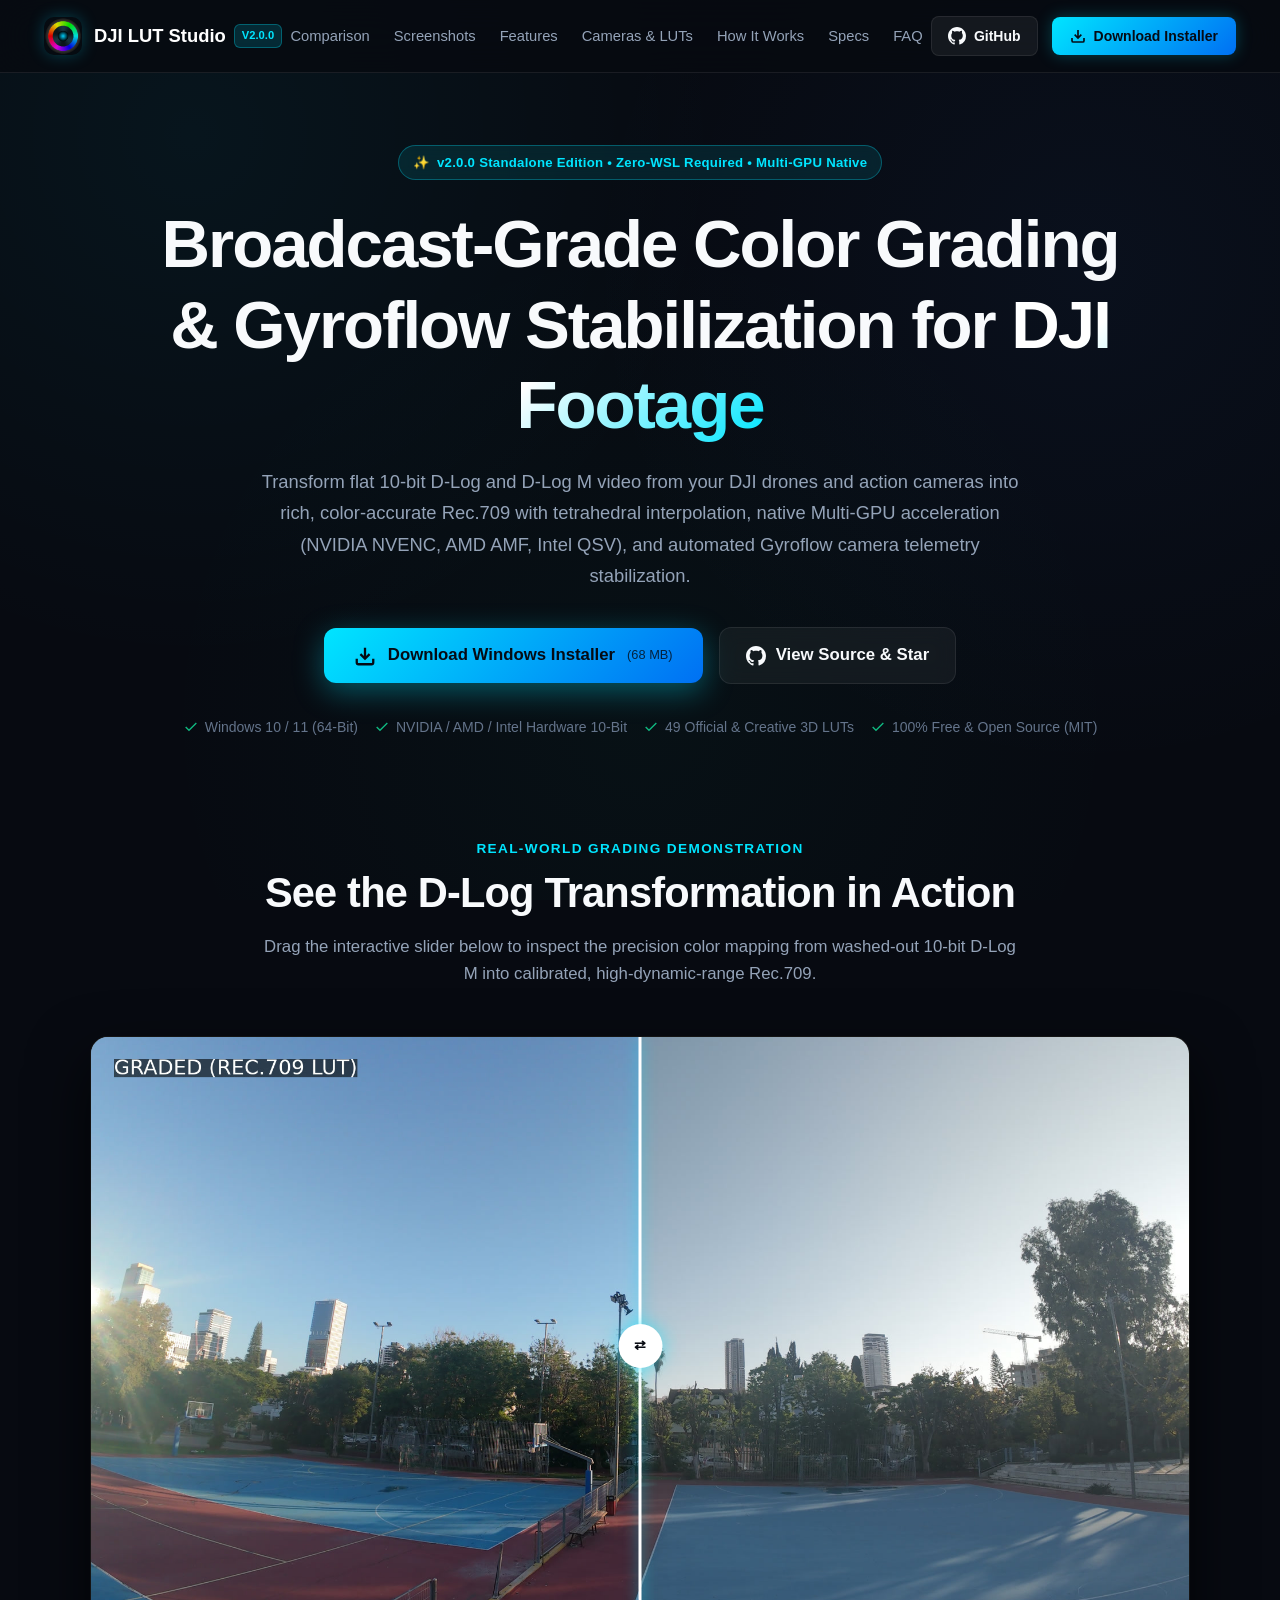
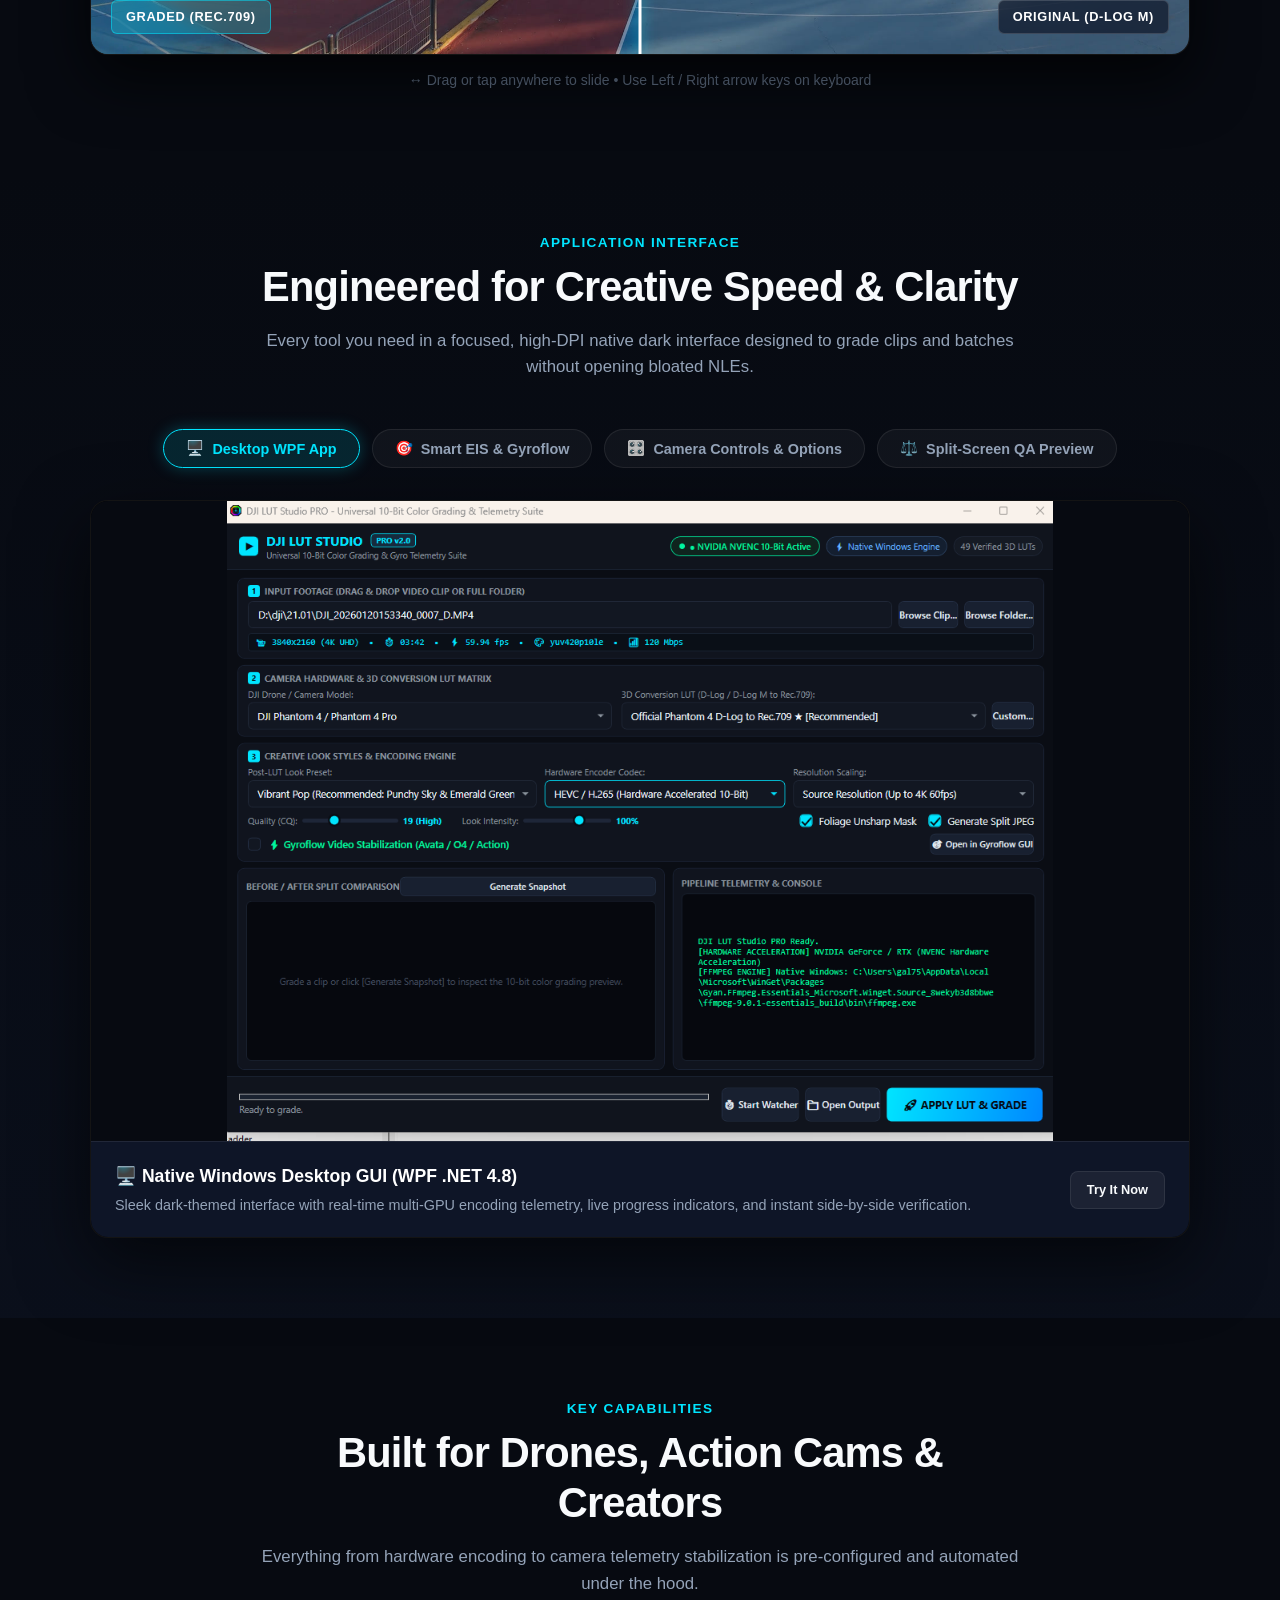
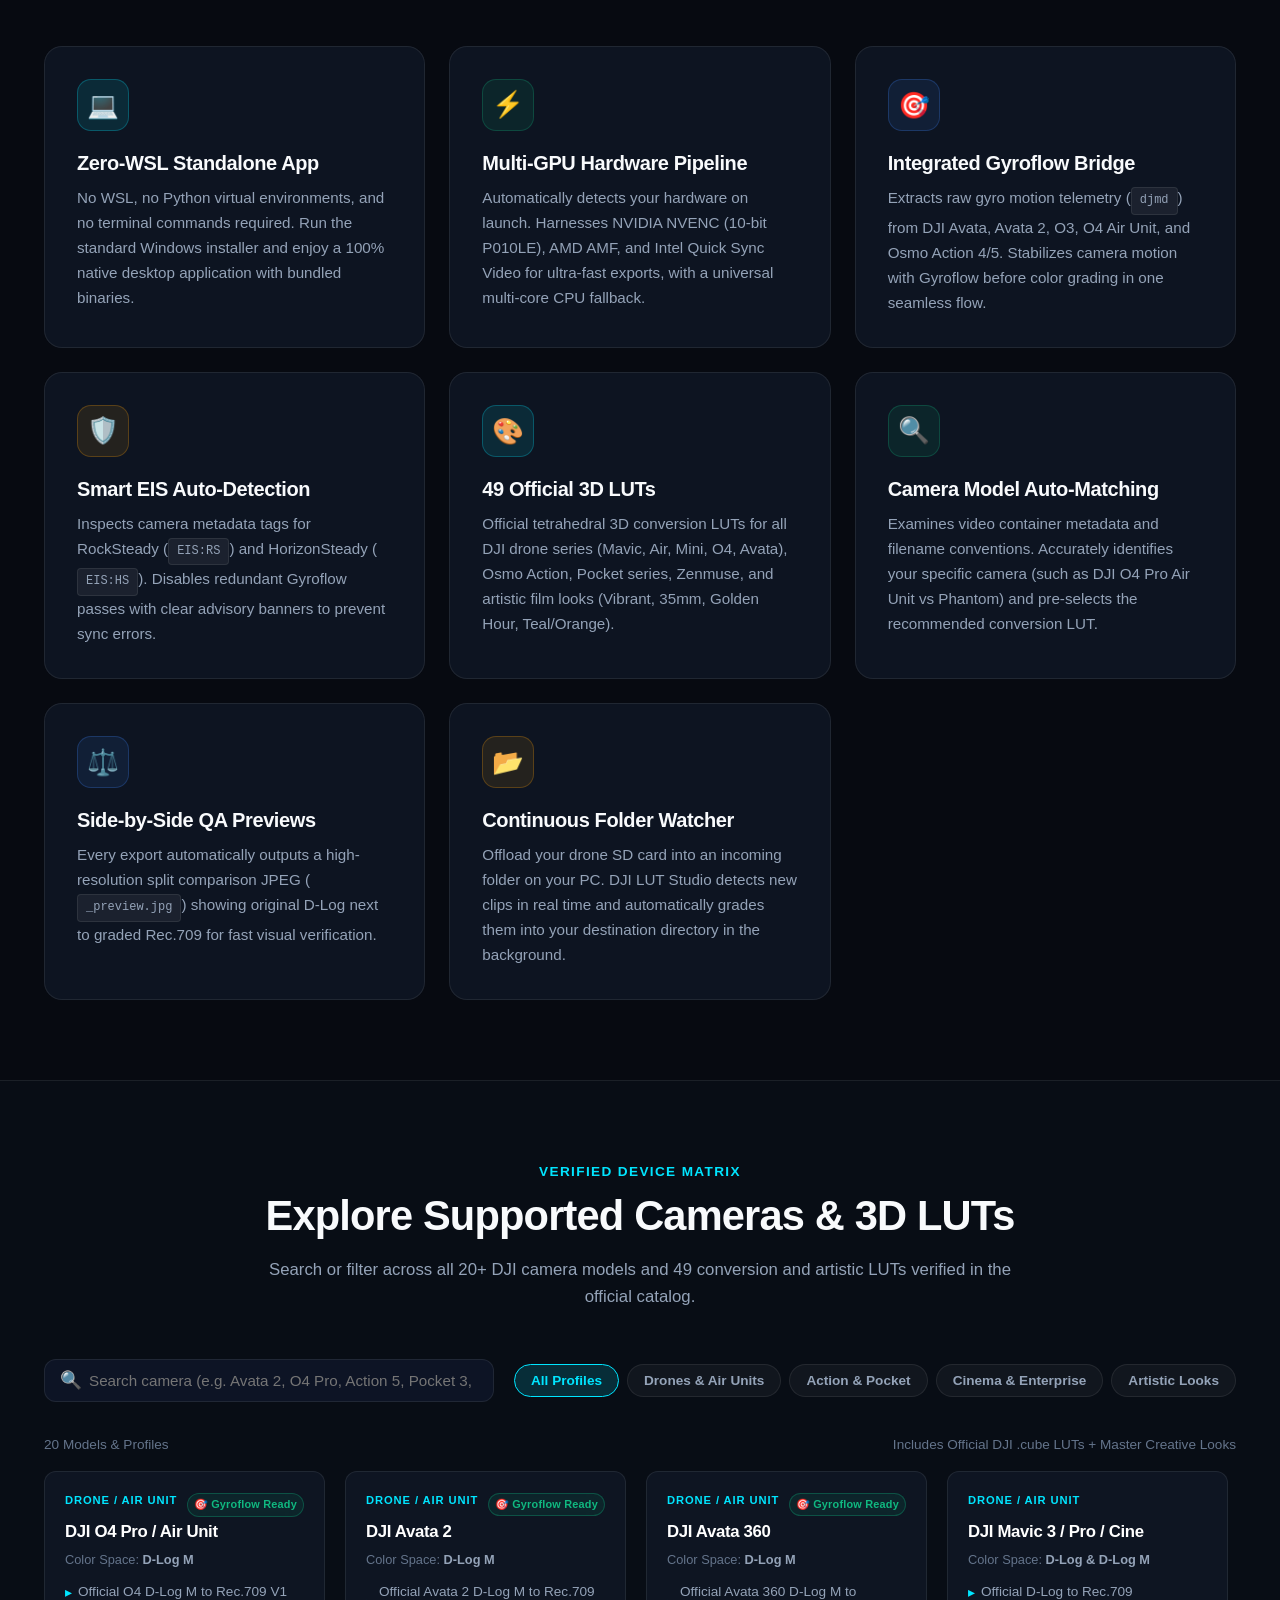
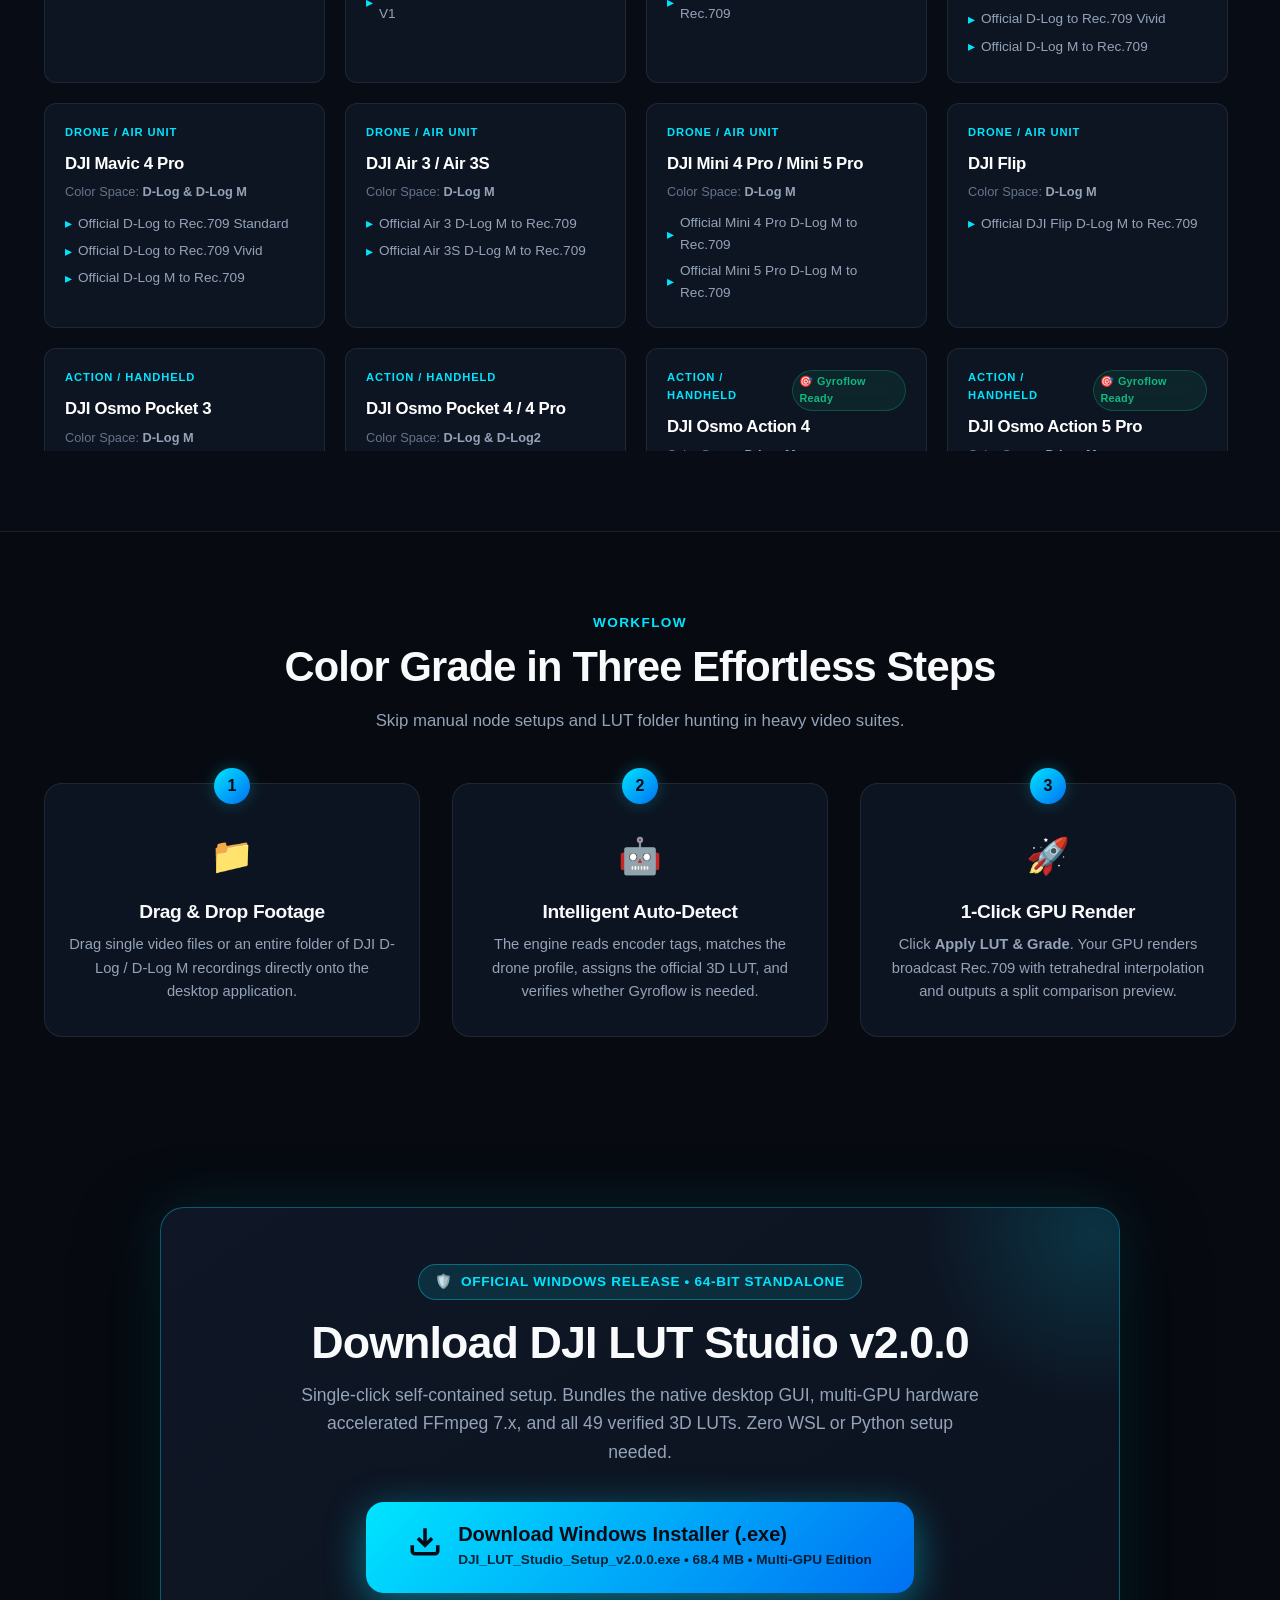
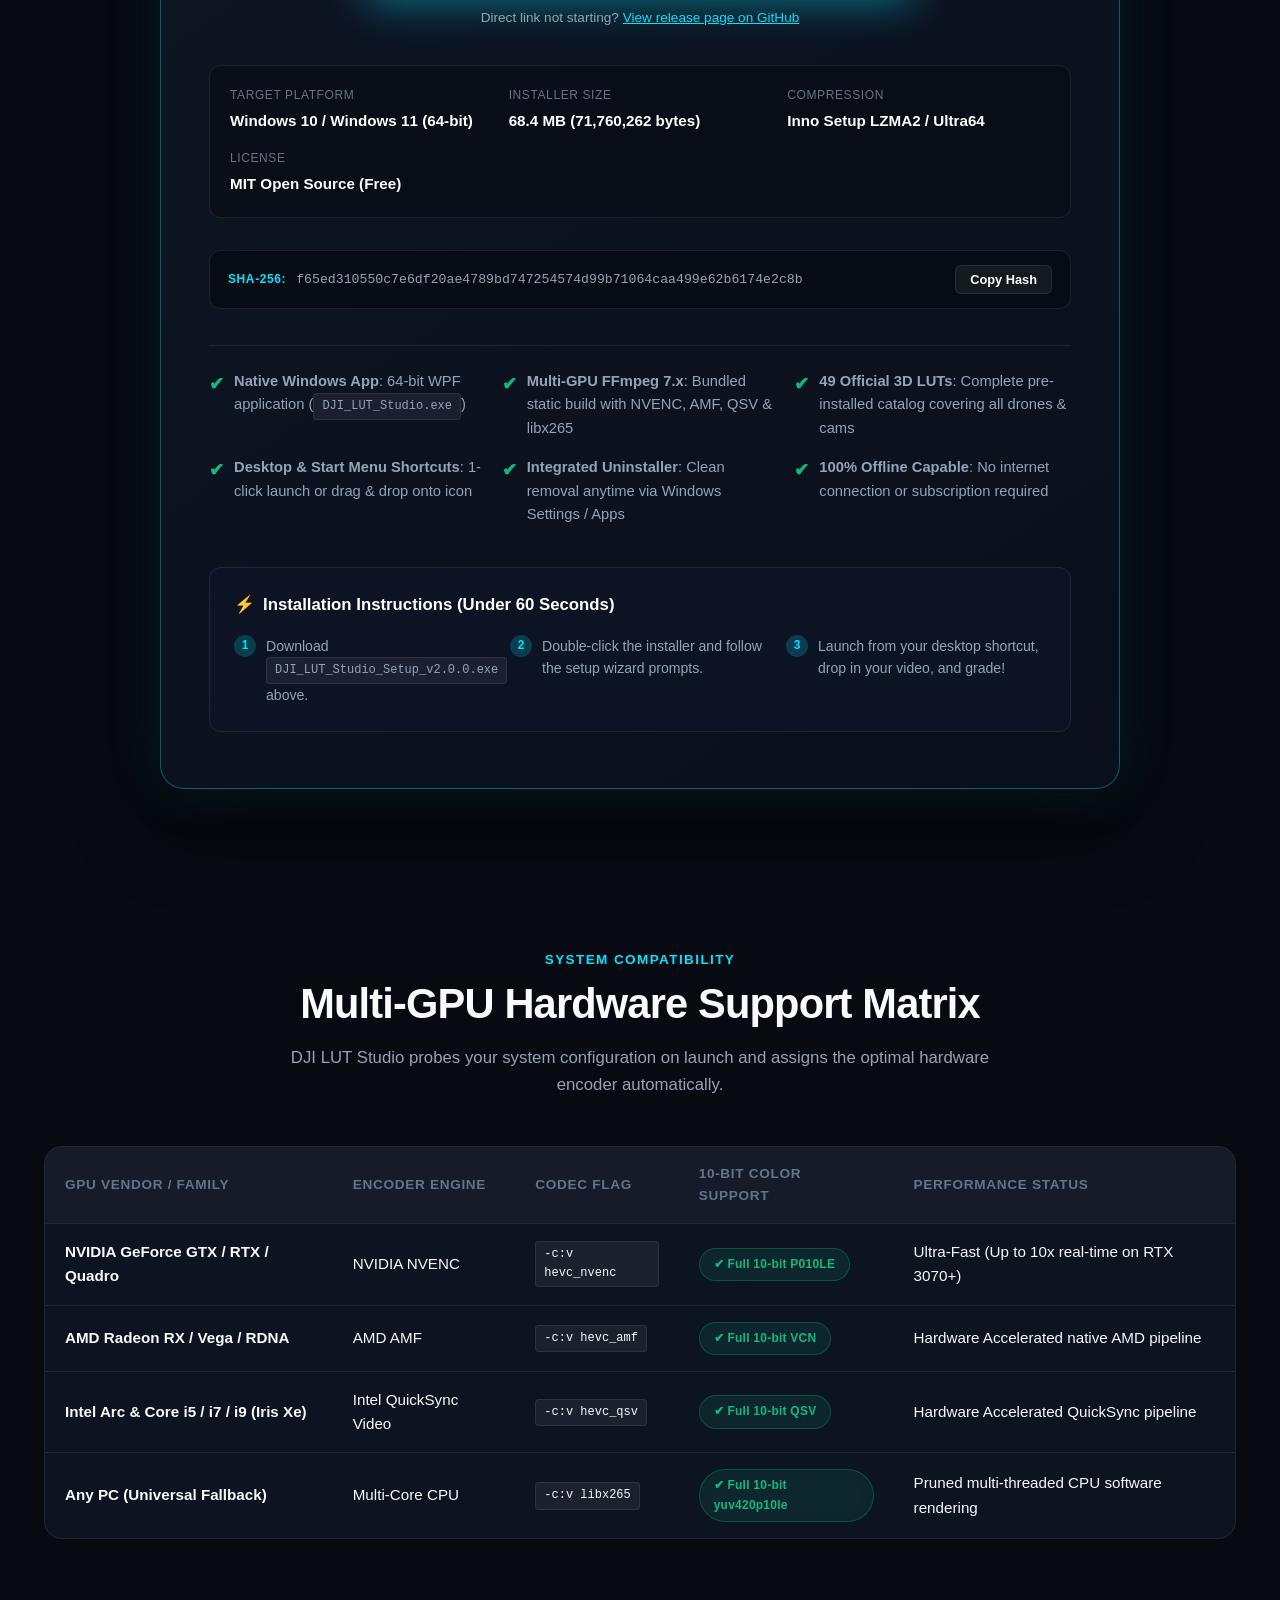
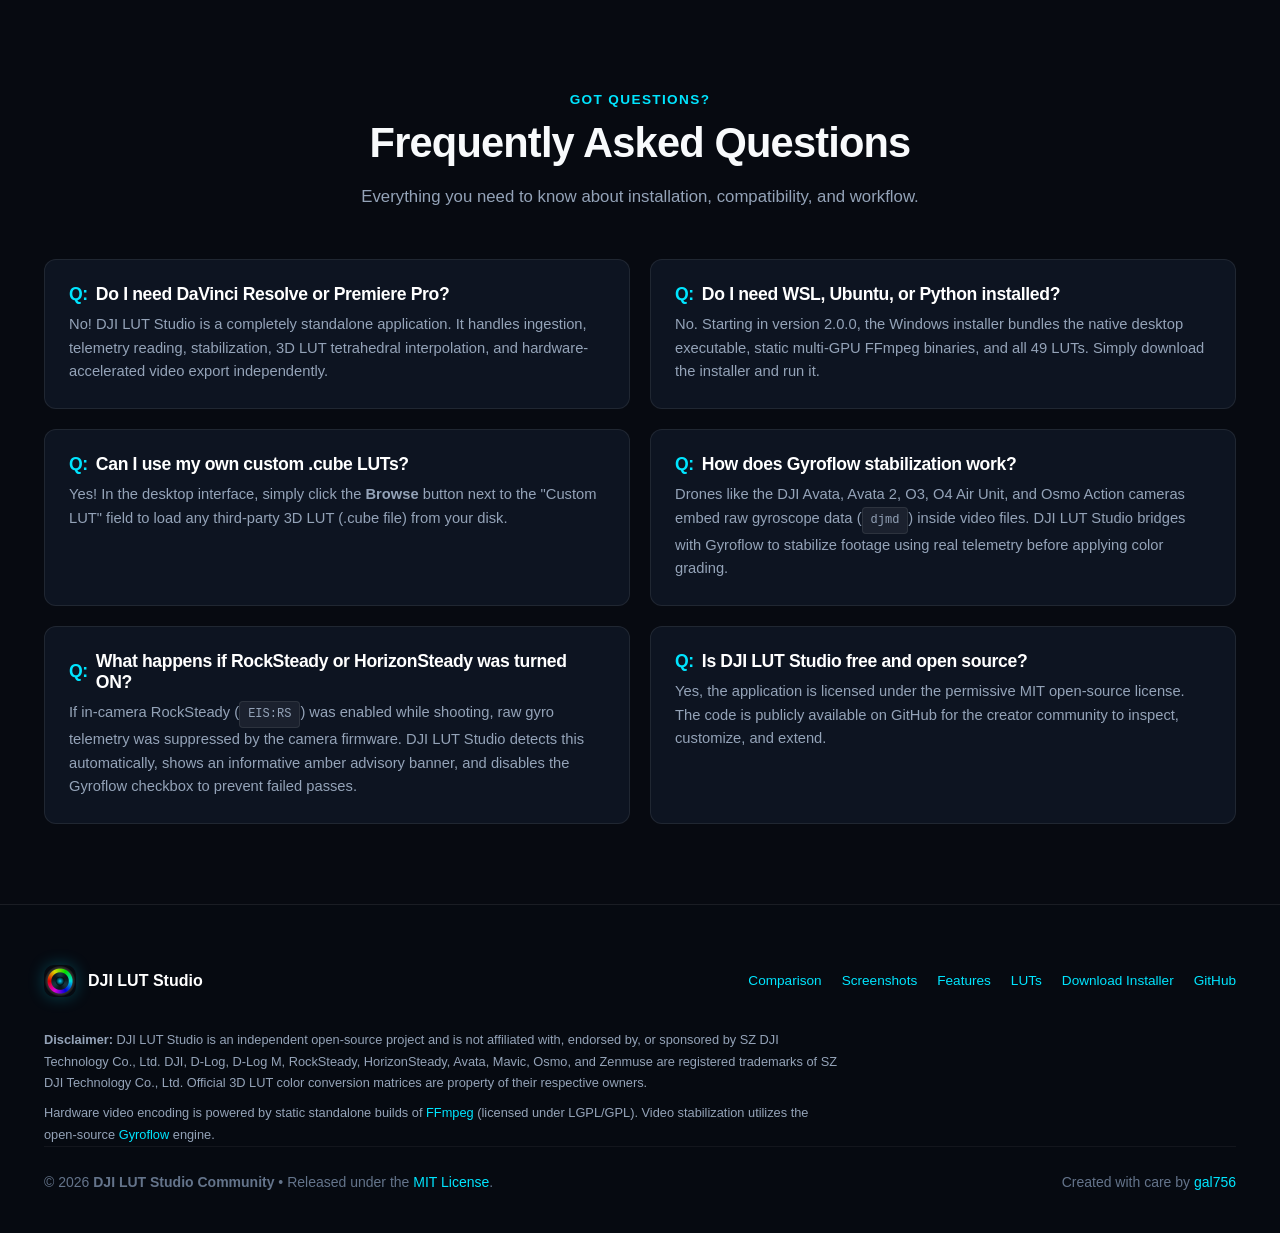
<file: index.html>
<!DOCTYPE html>
<html lang="en">
<head>
  <meta charset="UTF-8">
  <meta http-equiv="refresh" content="0; url=docs/index.html">
  <title>DJI LUT Studio — Multi-GPU Video Color Grading Suite</title>
  <script>window.location.replace("docs/index.html");</script>
</head>
<body style="background:#070a11; color:#f8fafc; font-family:sans-serif; text-align:center; padding-top:15vh;">
  <p>Redirecting to <a href="docs/index.html" style="color:#00e5ff;">DJI LUT Studio Official Showcase</a>...</p>
</body>
</html>
</file>
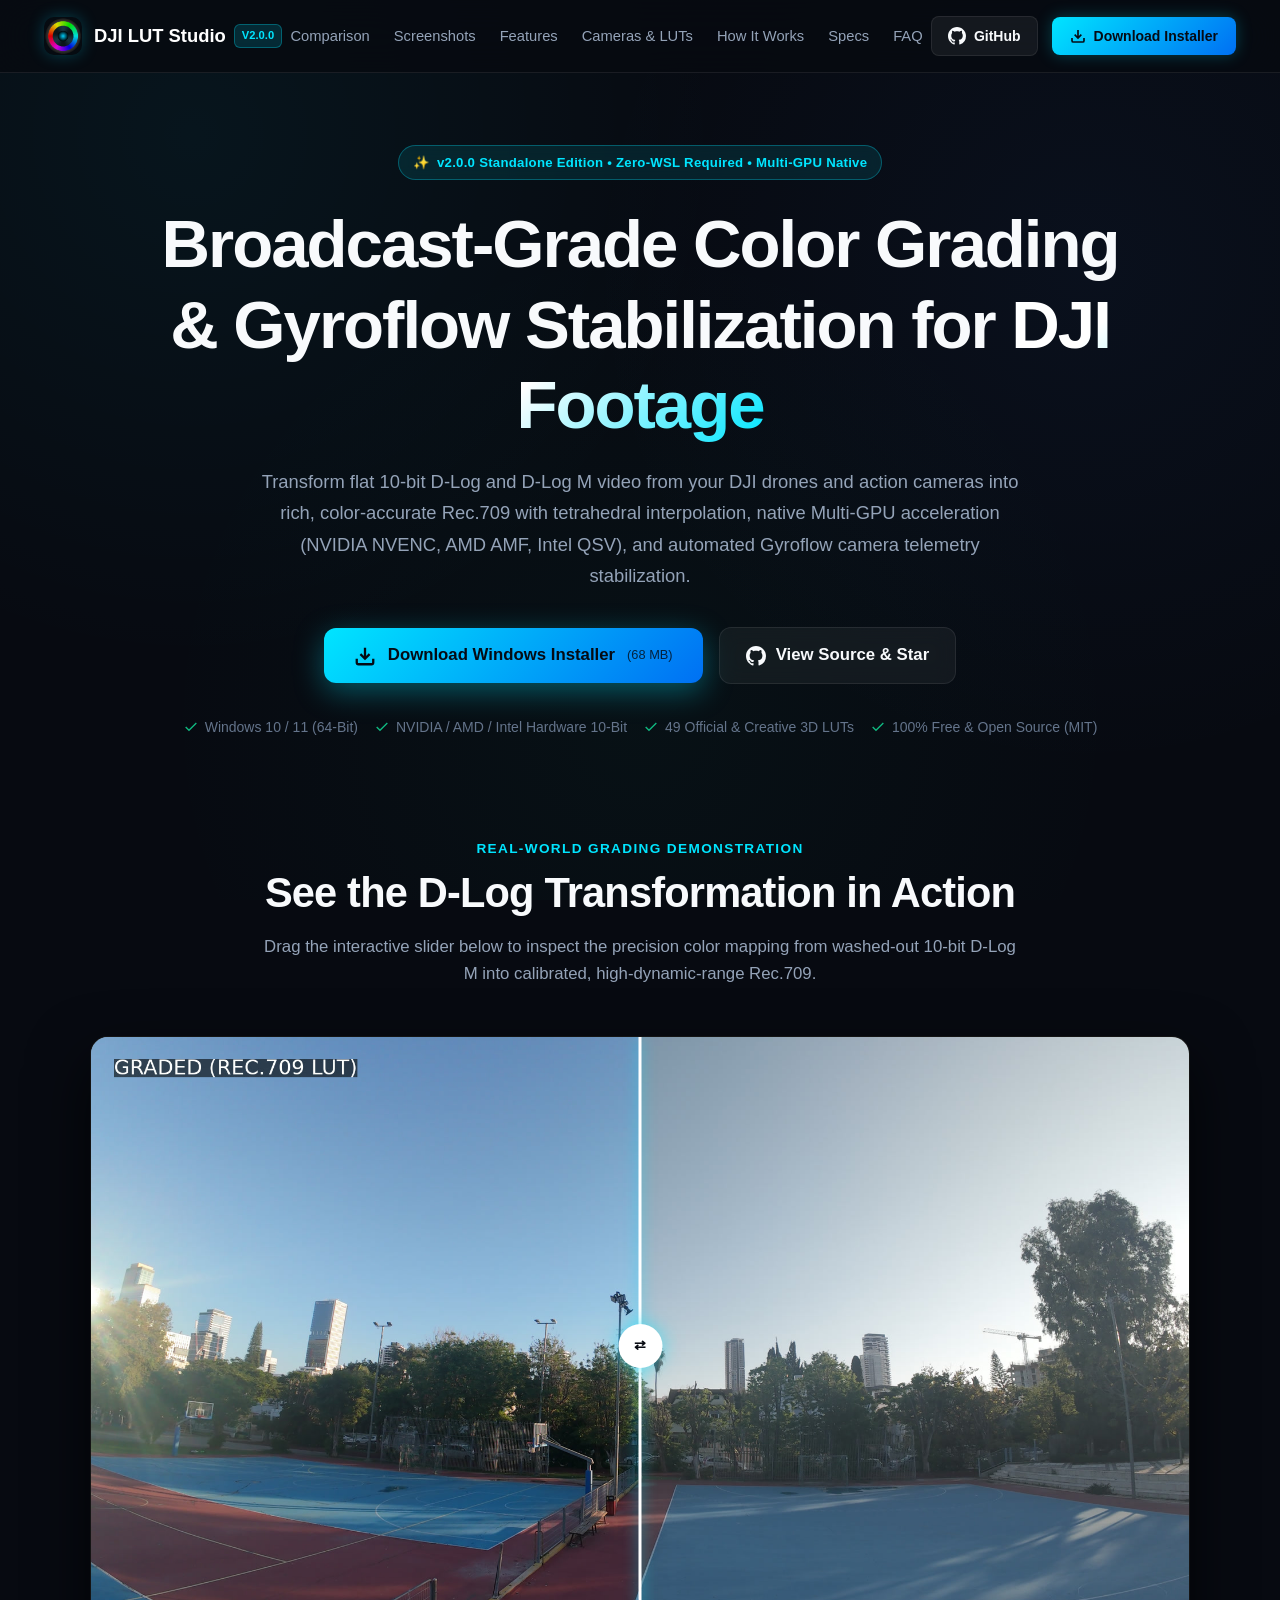
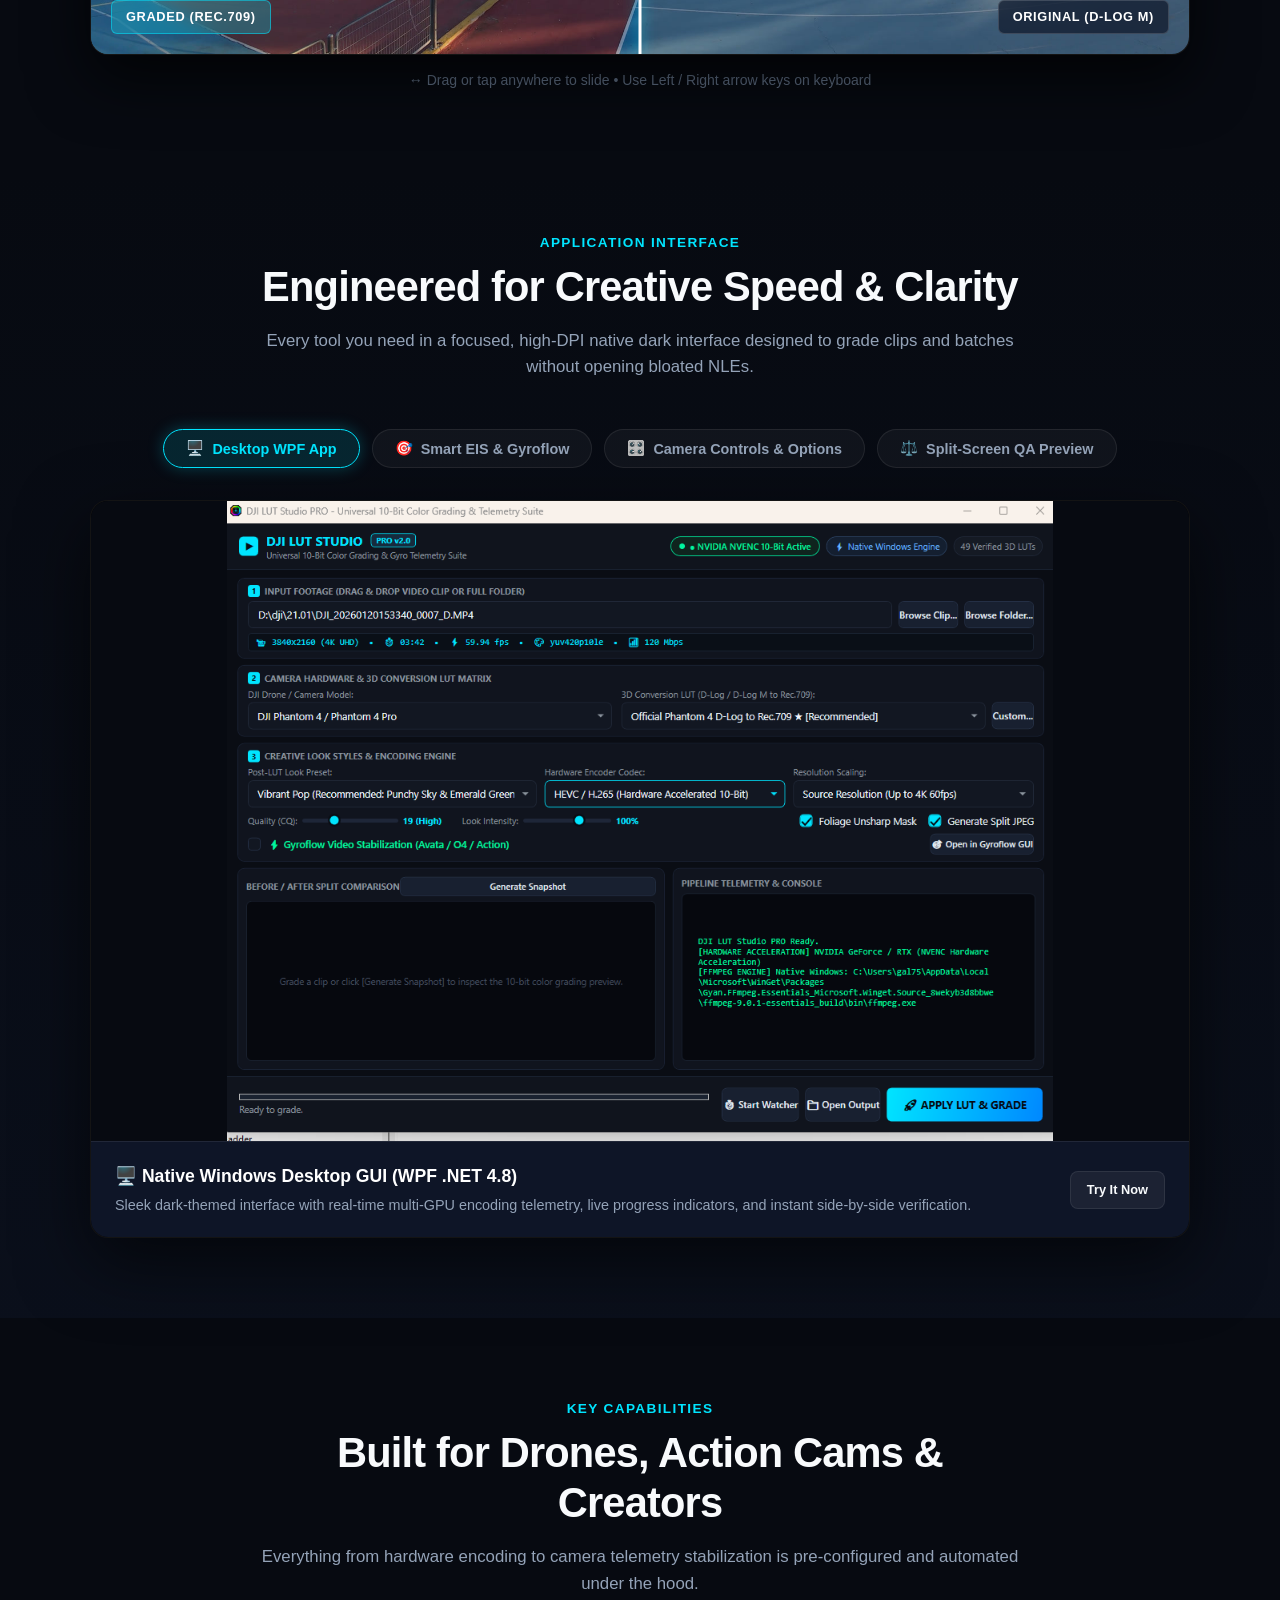
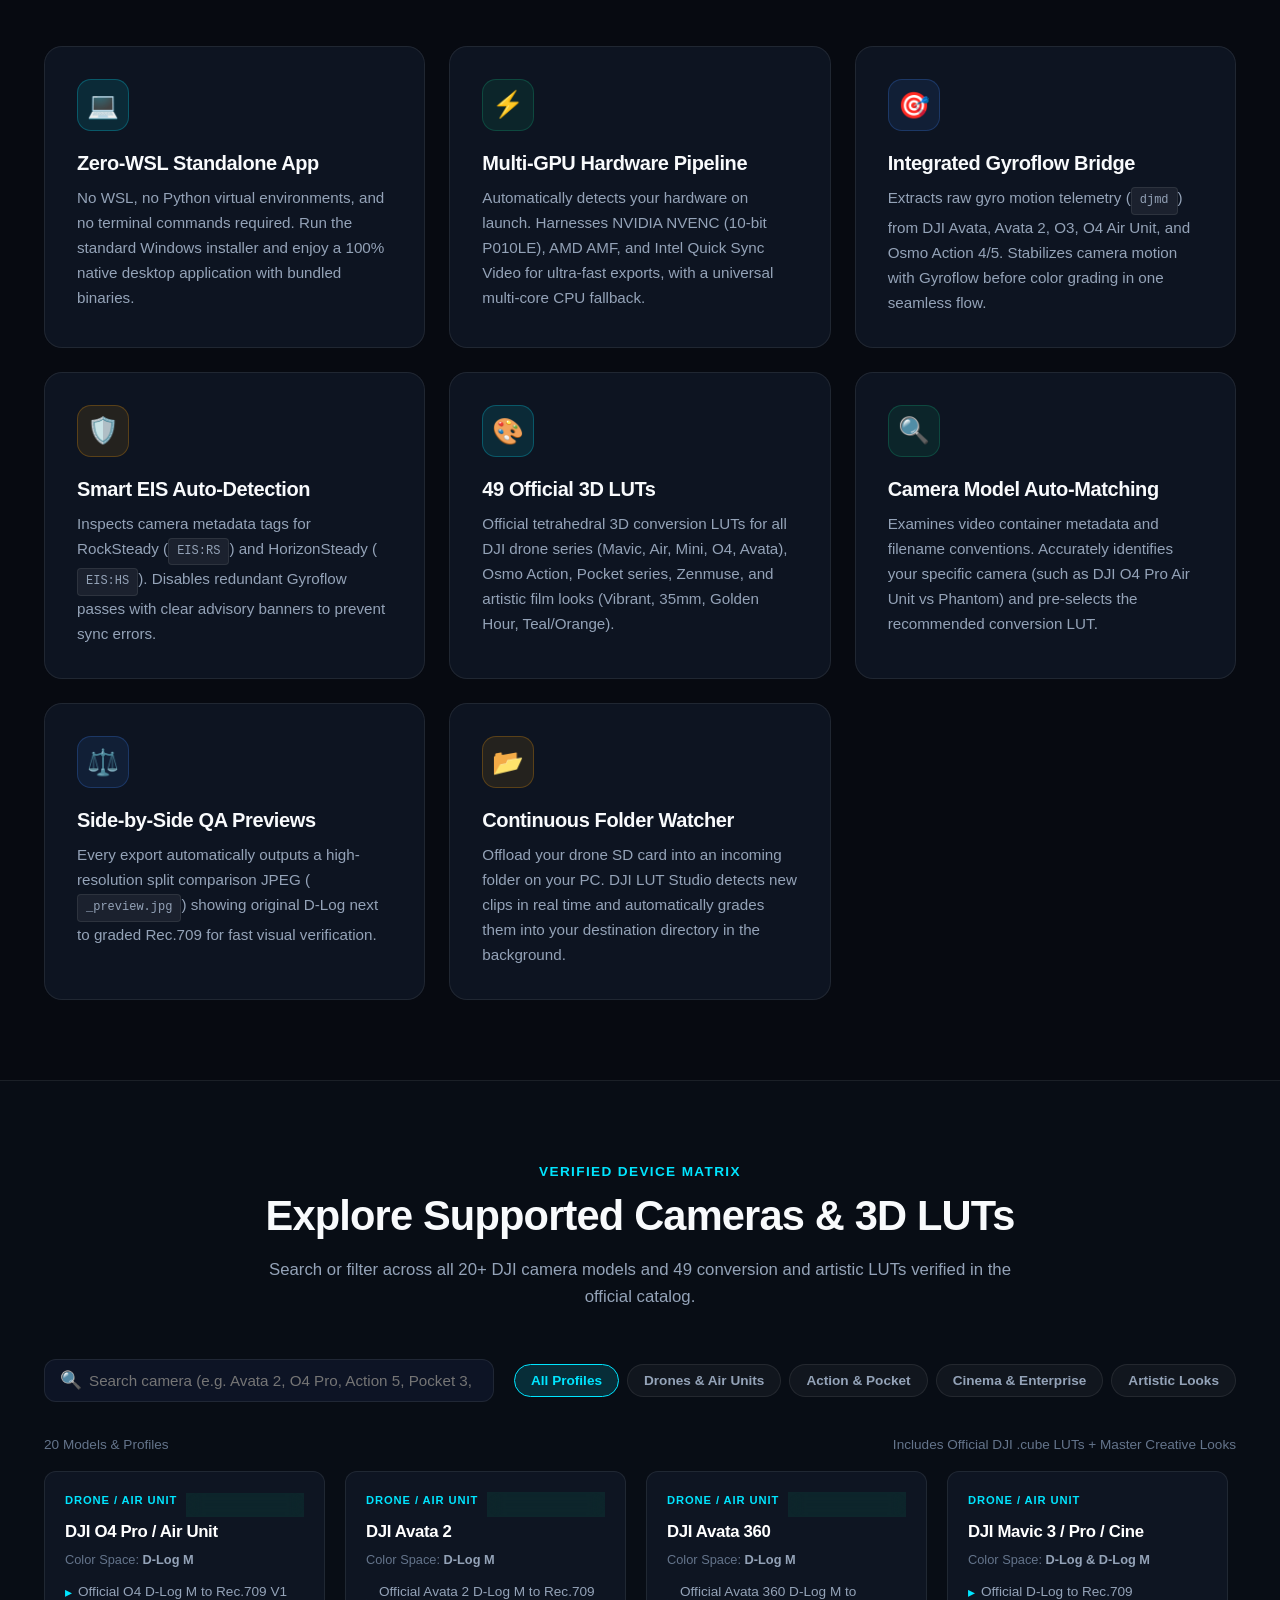
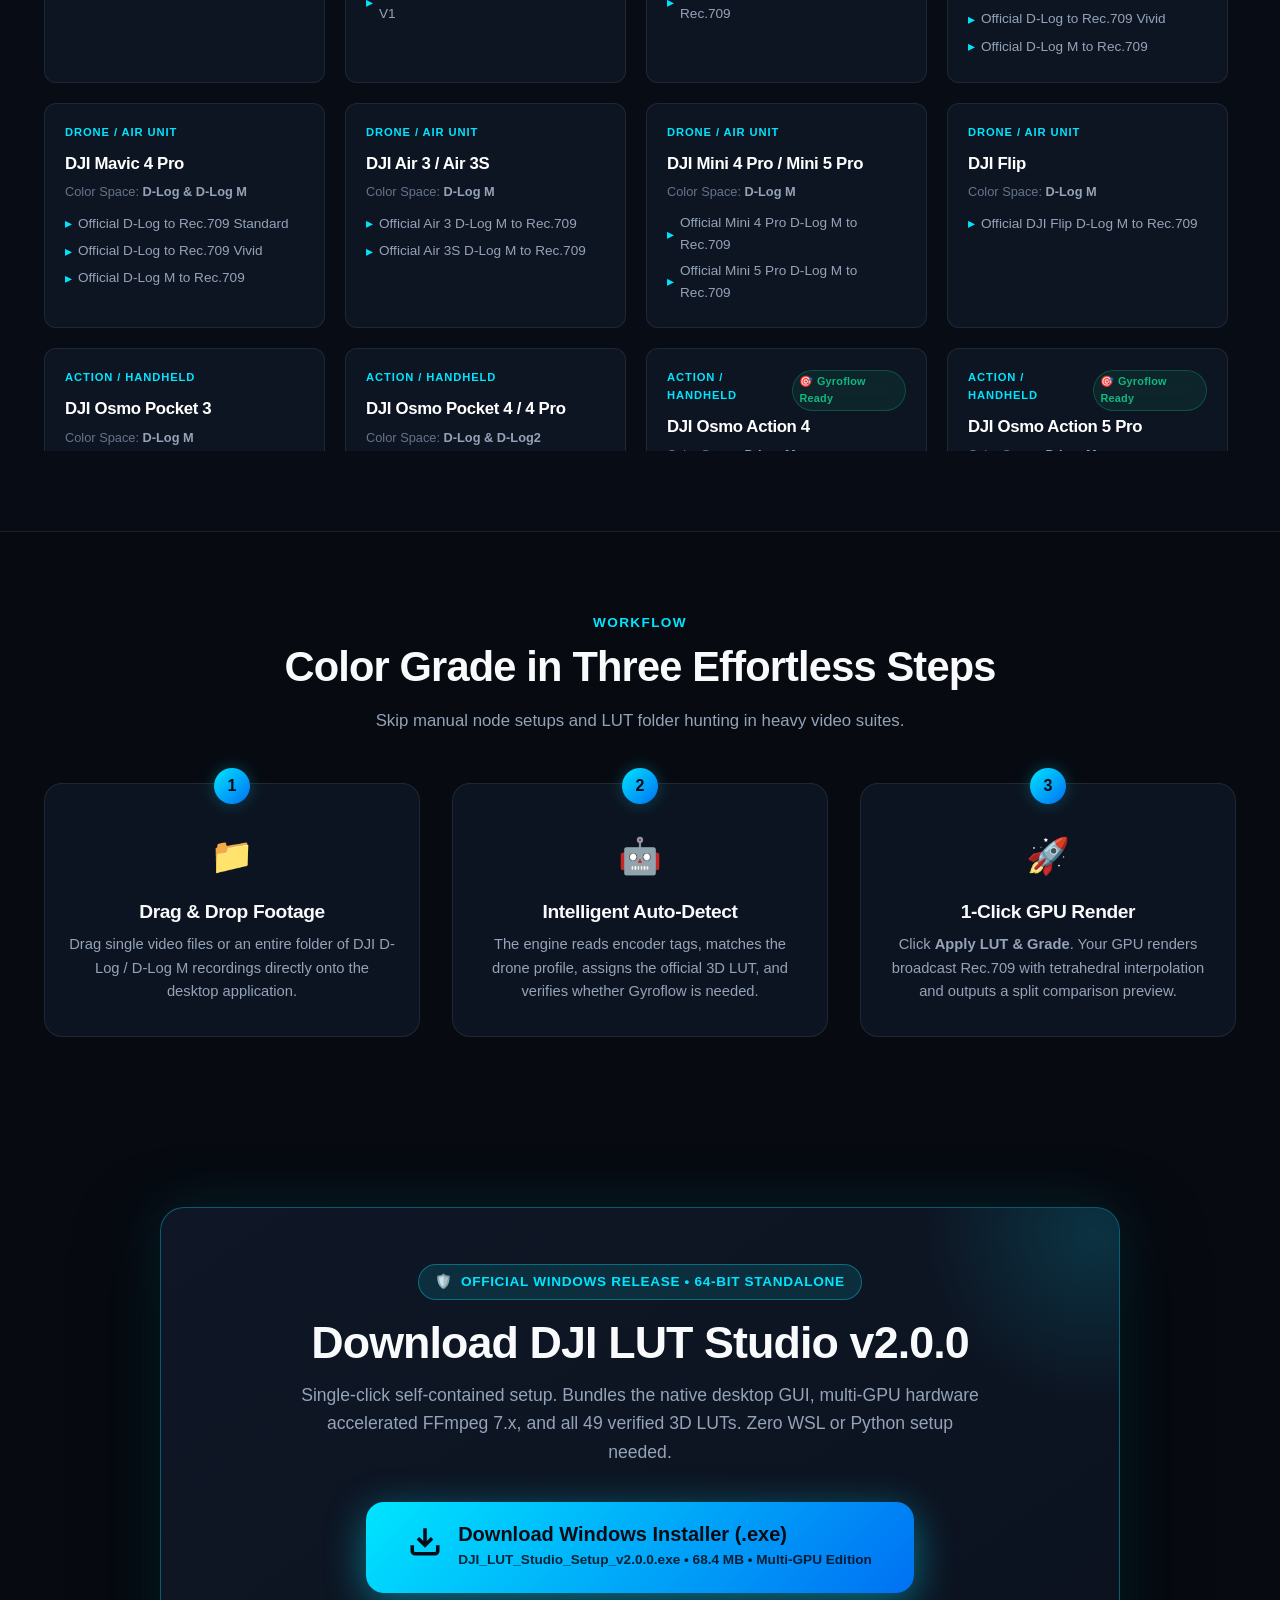
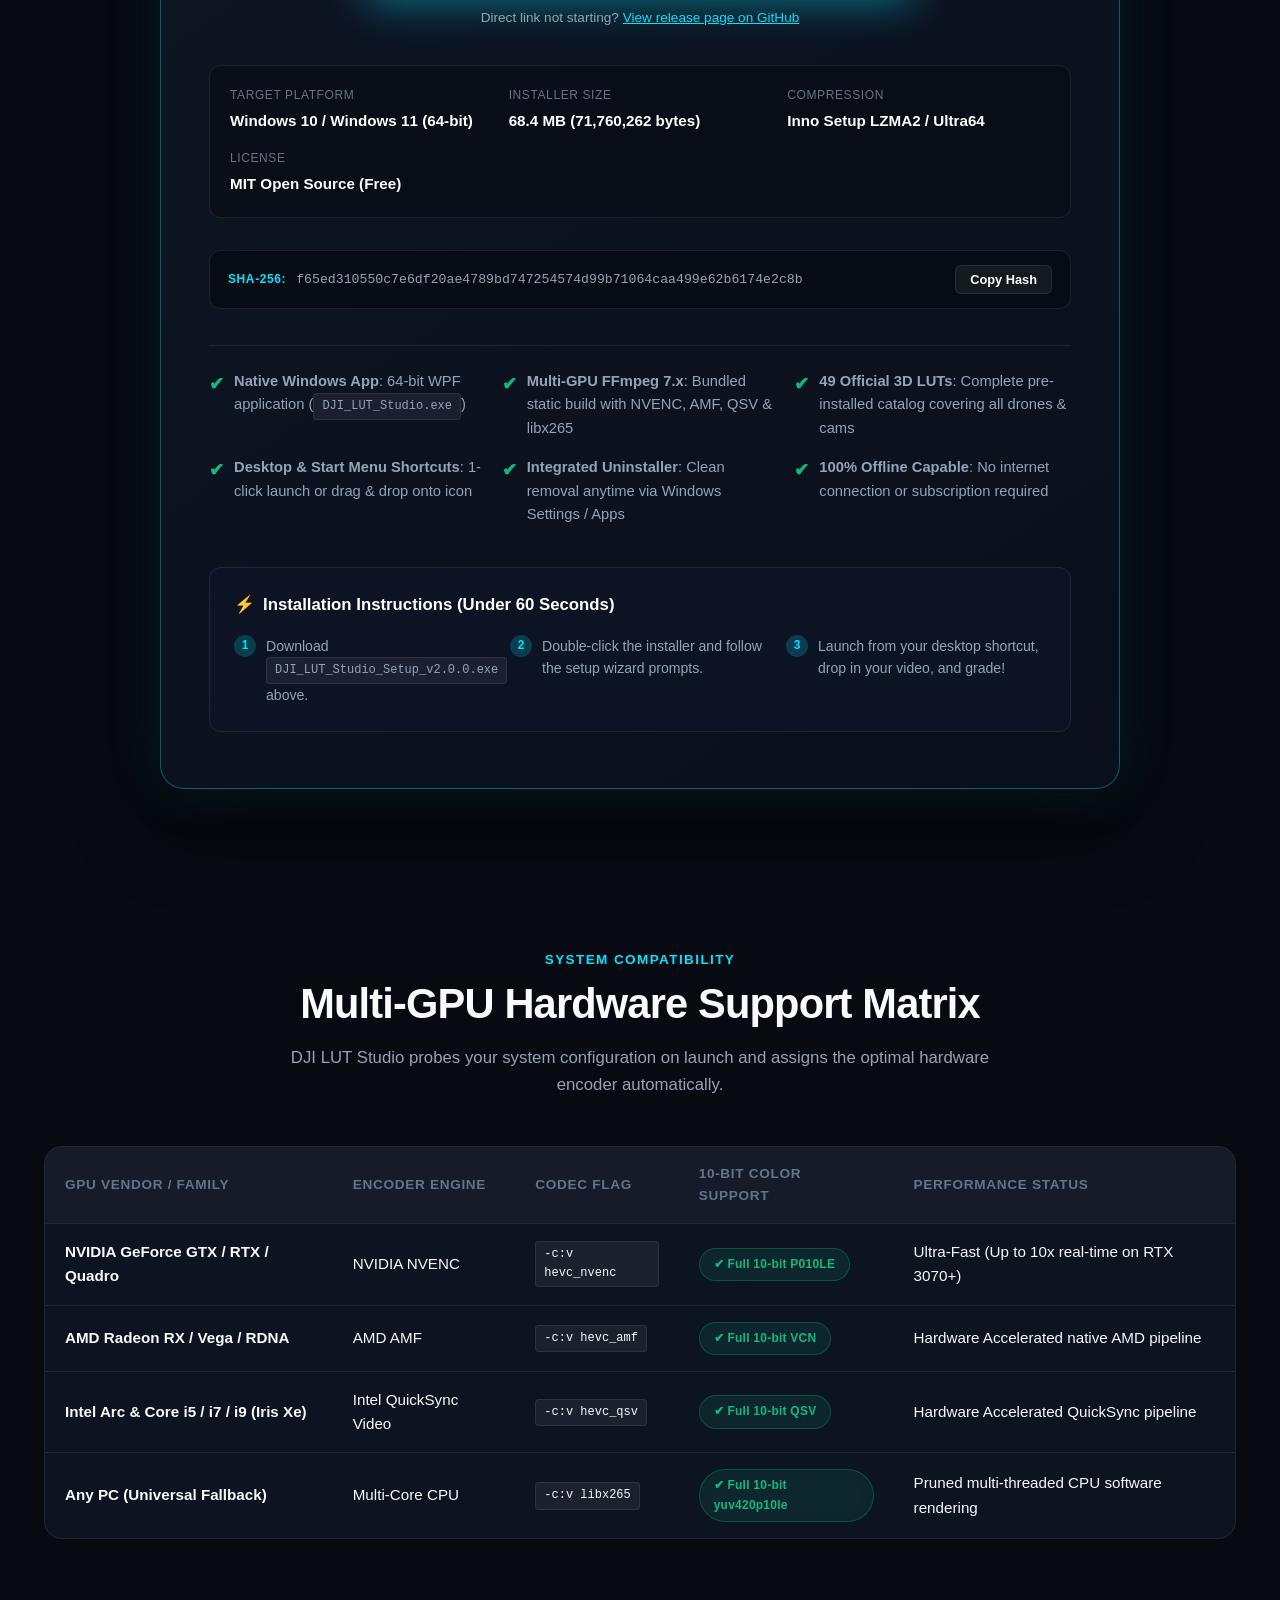
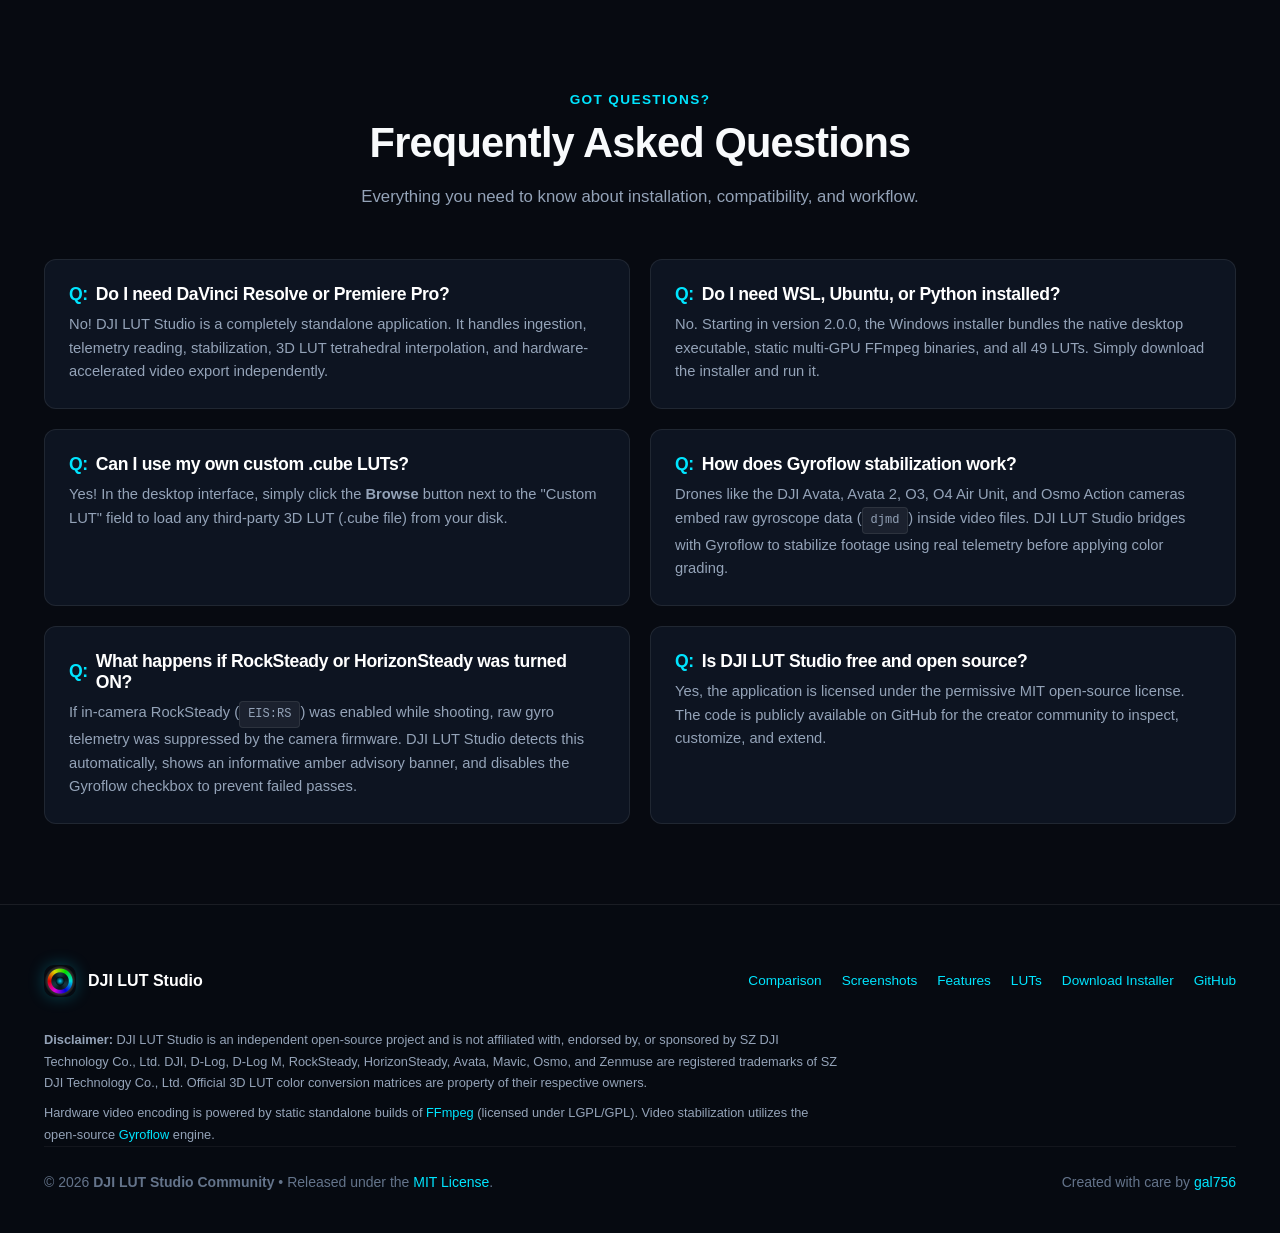
<file: docs/index.html>
<!DOCTYPE html>
<html lang="en">
<head>
  <meta charset="UTF-8">
  <meta name="viewport" content="width=device-width, initial-scale=1.0">
  <title>DJI LUT Studio — Multi-GPU Video Color Grading & Gyroflow Stabilization Suite</title>
  
  <!-- SEO & Social Meta -->
  <meta name="description" content="Standalone, multi-GPU accelerated video color grading and Gyroflow stabilization software for DJI drones and action cameras. Convert 10-bit D-Log and D-Log M footage into broadcast Rec.709 with zero WSL required.">
  <meta name="keywords" content="DJI, D-Log, D-Log M, LUT, Color Grading, Gyroflow, Video Stabilization, Avata 2, O4 Air Unit, Osmo Pocket 3, Action 5 Pro, NVENC, AMF, QuickSync, Windows">
  <meta property="og:title" content="DJI LUT Studio — Multi-GPU Video Color Grading & Stabilization">
  <meta property="og:description" content="Official 49 DJI 3D LUTs, hardware acceleration (NVIDIA, AMD, Intel), and Gyroflow stabilization in a native 1-click Windows desktop app.">
  <meta property="og:image" content="assets/images/split-preview.jpg">
  <meta property="og:type" content="website">
  <meta name="twitter:card" content="summary_large_image">

  <!-- Favicon -->
  <link rel="icon" type="image/png" href="assets/images/logo.png">
  
  <!-- Stylesheet -->
  <link rel="stylesheet" href="assets/css/style.css">
</head>
<body>

  <!-- ===================================================================
       1. Sticky Header & Navigation
       =================================================================== -->
  <header class="site-header">
    <div class="container nav-wrapper">
      <a href="#" class="brand">
        <img src="assets/images/logo.png" alt="DJI LUT Studio Logo" class="brand-logo">
        <span class="brand-text">
          DJI LUT Studio
          <span class="brand-badge">v2.0.0</span>
        </span>
      </a>

      <ul class="nav-links" id="navLinks">
        <li><a href="#comparison" class="nav-link">Comparison</a></li>
        <li><a href="#screenshots" class="nav-link">Screenshots</a></li>
        <li><a href="#features" class="nav-link">Features</a></li>
        <li><a href="#catalog" class="nav-link">Cameras & LUTs</a></li>
        <li><a href="#how-it-works" class="nav-link">How It Works</a></li>
        <li><a href="#specs" class="nav-link">Specs</a></li>
        <li><a href="#faq" class="nav-link">FAQ</a></li>
      </ul>

      <div class="nav-actions">
        <a href="https://github.com/gal756/DJI-LUT-Studio-V2" target="_blank" rel="noopener" class="btn-github" title="View Source on GitHub">
          <svg width="18" height="18" viewBox="0 0 24 24" fill="currentColor">
            <path d="M12 0C5.37 0 0 5.37 0 12c0 5.31 3.435 9.795 8.205 11.385.6.105.825-.255.825-.57 0-.285-.015-1.23-.015-2.235-3.015.555-3.795-.735-4.035-1.41-.135-.345-.72-1.41-1.23-1.695-.42-.225-1.02-.78-.015-.795.945-.015 1.62.87 1.845 1.23 1.08 1.815 2.805 1.305 3.495.99.105-.78.42-1.305.765-1.605-2.67-.3-5.46-1.335-5.46-5.925 0-1.305.465-2.385 1.23-3.225-.12-.3-.54-1.53.12-3.18 0 0 1.005-.315 3.3 1.23.96-.27 1.98-.405 3-.405s2.04.135 3 .405c2.295-1.56 3.3-1.23 3.3-1.23.66 1.65.24 2.88.12 3.18.765.84 1.23 1.905 1.23 3.225 0 4.605-2.805 5.625-5.475 5.925.435.375.81 1.095.81 2.22 0 1.605-.015 2.895-.015 3.3 0 .315.225.69.825.57A12.02 12.02 0 0024 12c0-6.63-5.37-12-12-12z"/>
          </svg>
          GitHub
        </a>
        <a href="#download" class="btn-download-nav">
          <svg width="16" height="16" viewBox="0 0 24 24" fill="none" stroke="currentColor" stroke-width="2.5">
            <path d="M21 15v4a2 2 0 0 1-2 2H5a2 2 0 0 1-2-2v-4M7 10l5 5 5-5M12 15V3"/>
          </svg>
          Download Installer
        </a>
        <button class="mobile-toggle" id="mobileToggle" aria-label="Toggle navigation menu">☰</button>
      </div>
    </div>
  </header>

  <!-- ===================================================================
       2. Hero Section
       =================================================================== -->
  <section class="hero">
    <div class="container">
      <div class="hero-pill-wrapper">
        <span class="pill pill-cyan">
          <span>✨</span>
          <span>v2.0.0 Standalone Edition • Zero-WSL Required • Multi-GPU Native</span>
        </span>
      </div>

      <h1 class="hero-title">
        Broadcast-Grade Color Grading & Gyroflow Stabilization for <span class="text-gradient">DJI Footage</span>
      </h1>

      <p class="hero-desc">
        Transform flat 10-bit D-Log and D-Log M video from your DJI drones and action cameras into rich, color-accurate Rec.709 with tetrahedral interpolation, native Multi-GPU acceleration (NVIDIA NVENC, AMD AMF, Intel QSV), and automated Gyroflow camera telemetry stabilization.
      </p>

      <div class="hero-cta">
        <a href="#download" class="btn-primary">
          <svg width="22" height="22" viewBox="0 0 24 24" fill="none" stroke="currentColor" stroke-width="2.5">
            <path d="M21 15v4a2 2 0 0 1-2 2H5a2 2 0 0 1-2-2v-4M7 10l5 5 5-5M12 15V3"/>
          </svg>
          <span>Download Windows Installer</span>
          <span style="font-size: 0.8rem; opacity: 0.8; font-weight: normal;">(68 MB)</span>
        </a>

        <a href="https://github.com/gal756/DJI-LUT-Studio-V2" target="_blank" rel="noopener" class="btn-secondary">
          <svg width="20" height="20" viewBox="0 0 24 24" fill="currentColor">
            <path d="M12 0C5.37 0 0 5.37 0 12c0 5.31 3.435 9.795 8.205 11.385.6.105.825-.255.825-.57 0-.285-.015-1.23-.015-2.235-3.015.555-3.795-.735-4.035-1.41-.135-.345-.72-1.41-1.23-1.695-.42-.225-1.02-.78-.015-.795.945-.015 1.62.87 1.845 1.23 1.08 1.815 2.805 1.305 3.495.99.105-.78.42-1.305.765-1.605-2.67-.3-5.46-1.335-5.46-5.925 0-1.305.465-2.385 1.23-3.225-.12-.3-.54-1.53.12-3.18 0 0 1.005-.315 3.3 1.23.96-.27 1.98-.405 3-.405s2.04.135 3 .405c2.295-1.56 3.3-1.23 3.3-1.23.66 1.65.24 2.88.12 3.18.765.84 1.23 1.905 1.23 3.225 0 4.605-2.805 5.625-5.475 5.925.435.375.81 1.095.81 2.22 0 1.605-.015 2.895-.015 3.3 0 .315.225.69.825.57A12.02 12.02 0 0024 12c0-6.63-5.37-12-12-12z"/>
          </svg>
          View Source & Star
        </a>
      </div>

      <div class="hero-meta">
        <span class="hero-meta-item">
          <svg width="16" height="16" viewBox="0 0 24 24" fill="none" stroke="currentColor" stroke-width="2" color="var(--green)">
            <path d="M20 6L9 17l-5-5"/>
          </svg>
          Windows 10 / 11 (64-Bit)
        </span>
        <span class="hero-meta-item">
          <svg width="16" height="16" viewBox="0 0 24 24" fill="none" stroke="currentColor" stroke-width="2" color="var(--green)">
            <path d="M20 6L9 17l-5-5"/>
          </svg>
          NVIDIA / AMD / Intel Hardware 10-Bit
        </span>
        <span class="hero-meta-item">
          <svg width="16" height="16" viewBox="0 0 24 24" fill="none" stroke="currentColor" stroke-width="2" color="var(--green)">
            <path d="M20 6L9 17l-5-5"/>
          </svg>
          49 Official & Creative 3D LUTs
        </span>
        <span class="hero-meta-item">
          <svg width="16" height="16" viewBox="0 0 24 24" fill="none" stroke="currentColor" stroke-width="2" color="var(--green)">
            <path d="M20 6L9 17l-5-5"/>
          </svg>
          100% Free & Open Source (MIT)
        </span>
      </div>
    </div>
  </section>

  <!-- ===================================================================
       3. Interactive Before / After Comparison Slider
       =================================================================== -->
  <section class="comparison-section" id="comparison">
    <div class="container">
      <div class="section-header">
        <div class="section-subtitle">Real-World Grading Demonstration</div>
        <h2 class="section-title">See the D-Log Transformation in Action</h2>
        <p class="section-desc">
          Drag the interactive slider below to inspect the precision color mapping from washed-out 10-bit D-Log M into calibrated, high-dynamic-range Rec.709.
        </p>
      </div>

      <div class="comparison-box" id="comparisonBox">
        <div class="comparison-container">
          <!-- Background: Before Image (D-Log M) -->
          <img src="assets/images/before-dlog.jpg" alt="Original Flat D-Log M Footage" class="comparison-img comparison-before">
          <span class="comparison-badge badge-right">ORIGINAL (D-LOG M)</span>

          <!-- Foreground Clipped: After Image (Rec.709 Graded) -->
          <div class="comparison-after-wrapper">
            <img src="assets/images/after-rec709.jpg" alt="Graded Rec.709 Broadcast Video" class="comparison-img">
            <span class="comparison-badge badge-left">GRADED (REC.709)</span>
          </div>

          <!-- Draggable Divider Line & Thumb -->
          <div class="slider-handle">
            <div class="slider-button">
              <span>&#8644;</span>
            </div>
          </div>
        </div>
      </div>

      <div class="slider-tip">
        <span>↔ Drag or tap anywhere to slide &bull; Use Left / Right arrow keys on keyboard</span>
      </div>
    </div>
  </section>

  <!-- ===================================================================
       4. Screenshot Gallery & Application Interface
       =================================================================== -->
  <section class="gallery-section" id="screenshots">
    <div class="container">
      <div class="section-header">
        <div class="section-subtitle">Application Interface</div>
        <h2 class="section-title">Engineered for Creative Speed & Clarity</h2>
        <p class="section-desc">
          Every tool you need in a focused, high-DPI native dark interface designed to grade clips and batches without opening bloated NLEs.
        </p>
      </div>

      <div class="gallery-tabs">
        <button class="tab-btn active" data-tab="gui">
          <span>🖥️</span> Desktop WPF App
        </button>
        <button class="tab-btn" data-tab="gyroflow">
          <span>🎯</span> Smart EIS & Gyroflow
        </button>
        <button class="tab-btn" data-tab="controls">
          <span>🎛️</span> Camera Controls & Options
        </button>
        <button class="tab-btn" data-tab="preview">
          <span>⚖️</span> Split-Screen QA Preview
        </button>
      </div>

      <div class="gallery-display">
        <img src="assets/images/app-gui.png" alt="DJI LUT Studio GUI Screenshot" id="galleryFrame" class="gallery-frame">
        <div class="gallery-caption">
          <div>
            <div class="caption-title" id="galleryCaptionTitle">🖥️ Native Windows Desktop GUI (WPF .NET 4.8)</div>
            <div class="caption-desc" id="galleryCaptionDesc">
              Sleek dark-themed interface with real-time multi-GPU encoding telemetry, live progress indicators, and instant side-by-side verification.
            </div>
          </div>
          <a href="#download" class="btn-github" style="font-size: 0.8rem;">Try It Now</a>
        </div>
      </div>
    </div>
  </section>

  <!-- ===================================================================
       5. Core Features Grid
       =================================================================== -->
  <section class="features-section" id="features">
    <div class="container">
      <div class="section-header">
        <div class="section-subtitle">Key Capabilities</div>
        <h2 class="section-title">Built for Drones, Action Cams & Creators</h2>
        <p class="section-desc">
          Everything from hardware encoding to camera telemetry stabilization is pre-configured and automated under the hood.
        </p>
      </div>

      <div class="features-grid">
        <!-- Feature 1 -->
        <div class="feature-card">
          <div class="feature-icon-wrapper icon-cyan">
            <span>💻</span>
          </div>
          <h3 class="feature-title">Zero-WSL Standalone App</h3>
          <p class="feature-text">
            No WSL, no Python virtual environments, and no terminal commands required. Run the standard Windows installer and enjoy a 100% native desktop application with bundled binaries.
          </p>
        </div>

        <!-- Feature 2 -->
        <div class="feature-card">
          <div class="feature-icon-wrapper icon-green">
            <span>⚡</span>
          </div>
          <h3 class="feature-title">Multi-GPU Hardware Pipeline</h3>
          <p class="feature-text">
            Automatically detects your hardware on launch. Harnesses NVIDIA NVENC (10-bit P010LE), AMD AMF, and Intel Quick Sync Video for ultra-fast exports, with a universal multi-core CPU fallback.
          </p>
        </div>

        <!-- Feature 3 -->
        <div class="feature-card">
          <div class="feature-icon-wrapper icon-blue">
            <span>🎯</span>
          </div>
          <h3 class="feature-title">Integrated Gyroflow Bridge</h3>
          <p class="feature-text">
            Extracts raw gyro motion telemetry (<code class="badge-tag">djmd</code>) from DJI Avata, Avata 2, O3, O4 Air Unit, and Osmo Action 4/5. Stabilizes camera motion with Gyroflow before color grading in one seamless flow.
          </p>
        </div>

        <!-- Feature 4 -->
        <div class="feature-card">
          <div class="feature-icon-wrapper icon-amber">
            <span>🛡️</span>
          </div>
          <h3 class="feature-title">Smart EIS Auto-Detection</h3>
          <p class="feature-text">
            Inspects camera metadata tags for RockSteady (<code class="badge-tag">EIS:RS</code>) and HorizonSteady (<code class="badge-tag">EIS:HS</code>). Disables redundant Gyroflow passes with clear advisory banners to prevent sync errors.
          </p>
        </div>

        <!-- Feature 5 -->
        <div class="feature-card">
          <div class="feature-icon-wrapper icon-cyan">
            <span>🎨</span>
          </div>
          <h3 class="feature-title">49 Official 3D LUTs</h3>
          <p class="feature-text">
            Official tetrahedral 3D conversion LUTs for all DJI drone series (Mavic, Air, Mini, O4, Avata), Osmo Action, Pocket series, Zenmuse, and artistic film looks (Vibrant, 35mm, Golden Hour, Teal/Orange).
          </p>
        </div>

        <!-- Feature 6 -->
        <div class="feature-card">
          <div class="feature-icon-wrapper icon-green">
            <span>🔍</span>
          </div>
          <h3 class="feature-title">Camera Model Auto-Matching</h3>
          <p class="feature-text">
            Examines video container metadata and filename conventions. Accurately identifies your specific camera (such as DJI O4 Pro Air Unit vs Phantom) and pre-selects the recommended conversion LUT.
          </p>
        </div>

        <!-- Feature 7 -->
        <div class="feature-card">
          <div class="feature-icon-wrapper icon-blue">
            <span>⚖️</span>
          </div>
          <h3 class="feature-title">Side-by-Side QA Previews</h3>
          <p class="feature-text">
            Every export automatically outputs a high-resolution split comparison JPEG (<code class="badge-tag">_preview.jpg</code>) showing original D-Log next to graded Rec.709 for fast visual verification.
          </p>
        </div>

        <!-- Feature 8 -->
        <div class="feature-card">
          <div class="feature-icon-wrapper icon-amber">
            <span>📂</span>
          </div>
          <h3 class="feature-title">Continuous Folder Watcher</h3>
          <p class="feature-text">
            Offload your drone SD card into an incoming folder on your PC. DJI LUT Studio detects new clips in real time and automatically grades them into your destination directory in the background.
          </p>
        </div>
      </div>
    </div>
  </section>

  <!-- ===================================================================
       6. Supported Cameras & LUT Catalog Explorer
       =================================================================== -->
  <section class="catalog-section" id="catalog">
    <div class="container">
      <div class="section-header">
        <div class="section-subtitle">Verified Device Matrix</div>
        <h2 class="section-title">Explore Supported Cameras & 3D LUTs</h2>
        <p class="section-desc">
          Search or filter across all 20+ DJI camera models and 49 conversion and artistic LUTs verified in the official catalog.
        </p>
      </div>

      <div class="catalog-controls">
        <div class="search-box">
          <span class="search-icon">🔍</span>
          <input type="text" id="catalogSearch" class="search-input" placeholder="Search camera (e.g. Avata 2, O4 Pro, Action 5, Pocket 3, Mavic)...">
        </div>

        <div class="category-chips">
          <button class="chip-btn active" data-cat="all">All Profiles</button>
          <button class="chip-btn" data-cat="drones">Drones & Air Units</button>
          <button class="chip-btn" data-cat="action">Action & Pocket</button>
          <button class="chip-btn" data-cat="cinema">Cinema & Enterprise</button>
          <button class="chip-btn" data-cat="creative">Artistic Looks</button>
        </div>
      </div>

      <div style="margin-bottom: 16px; font-size: 0.85rem; color: var(--text-dim); display: flex; justify-content: space-between;">
        <span id="catalogCount">Loading profiles...</span>
        <span>Includes Official DJI .cube LUTs + Master Creative Looks</span>
      </div>

      <div class="catalog-grid" id="catalogGrid">
        <!-- Rendered by main.js -->
      </div>
    </div>
  </section>

  <!-- ===================================================================
       7. How It Works (3 Simple Steps)
       =================================================================== -->
  <section class="steps-section" id="how-it-works">
    <div class="container">
      <div class="section-header">
        <div class="section-subtitle">Workflow</div>
        <h2 class="section-title">Color Grade in Three Effortless Steps</h2>
        <p class="section-desc">
          Skip manual node setups and LUT folder hunting in heavy video suites.
        </p>
      </div>

      <div class="steps-grid">
        <div class="step-card">
          <div class="step-number">1</div>
          <div class="step-icon">📁</div>
          <h3 class="step-title">Drag & Drop Footage</h3>
          <p class="step-desc">
            Drag single video files or an entire folder of DJI D-Log / D-Log M recordings directly onto the desktop application.
          </p>
        </div>

        <div class="step-card">
          <div class="step-number">2</div>
          <div class="step-icon">🤖</div>
          <h3 class="step-title">Intelligent Auto-Detect</h3>
          <p class="step-desc">
            The engine reads encoder tags, matches the drone profile, assigns the official 3D LUT, and verifies whether Gyroflow is needed.
          </p>
        </div>

        <div class="step-card">
          <div class="step-number">3</div>
          <div class="step-icon">🚀</div>
          <h3 class="step-title">1-Click GPU Render</h3>
          <p class="step-desc">
            Click <strong>Apply LUT & Grade</strong>. Your GPU renders broadcast Rec.709 with tetrahedral interpolation and outputs a split comparison preview.
          </p>
        </div>
      </div>
    </div>
  </section>

  <!-- ===================================================================
       8. Dedicated Download Section (PUBLISHING JUST WINDOWS INSTALLER)
       =================================================================== -->
  <section class="download-section" id="download">
    <div class="container">
      <div class="download-spotlight">
        
        <div class="download-header">
          <div class="download-badge">
            <span>🛡️</span>
            <span>Official Windows Release &bull; 64-Bit Standalone</span>
          </div>
          <h2 class="download-title">Download DJI LUT Studio v2.0.0</h2>
          <p class="download-subtitle">
            Single-click self-contained setup. Bundles the native desktop GUI, multi-GPU hardware accelerated FFmpeg 7.x, and all 49 verified 3D LUTs. Zero WSL or Python setup needed.
          </p>
        </div>

        <!-- Main Singular Installer Download CTA -->
        <div class="download-main-action">
          <a href="https://github.com/gal756/DJI-LUT-Studio-V2/releases/download/v2.0.0/DJI_LUT_Studio_Setup_v2.0.0.exe" class="btn-download-hero" id="btnDownloadExe">
            <span class="icon-dl">
              <svg width="34" height="34" viewBox="0 0 24 24" fill="none" stroke="currentColor" stroke-width="2.5">
                <path d="M21 15v4a2 2 0 0 1-2 2H5a2 2 0 0 1-2-2v-4M7 10l5 5 5-5M12 15V3"/>
              </svg>
            </span>
            <div>
              <span class="dl-text-primary">Download Windows Installer (.exe)</span>
              <span class="dl-text-secondary">DJI_LUT_Studio_Setup_v2.0.0.exe &bull; 68.4 MB &bull; Multi-GPU Edition</span>
            </div>
          </a>
          <p style="margin-top: 14px; font-size: 0.85rem; color: #94a3b8;">
            Direct link not starting? <a href="https://github.com/gal756/DJI-LUT-Studio-V2/releases" target="_blank" rel="noopener" style="color: #00e5ff; text-decoration: underline;">View release page on GitHub</a>
          </p>
        </div>

        <!-- File Specifications Matrix -->
        <div class="file-specs">
          <div class="spec-item">
            <span class="spec-label">Target Platform</span>
            <span class="spec-val">Windows 10 / Windows 11 (64-bit)</span>
          </div>
          <div class="spec-item">
            <span class="spec-label">Installer Size</span>
            <span class="spec-val">68.4 MB (71,760,262 bytes)</span>
          </div>
          <div class="spec-item">
            <span class="spec-label">Compression</span>
            <span class="spec-val">Inno Setup LZMA2 / Ultra64</span>
          </div>
          <div class="spec-item">
            <span class="spec-label">License</span>
            <span class="spec-val">MIT Open Source (Free)</span>
          </div>
        </div>

        <!-- SHA-256 Checksum Box with Copy Button -->
        <div class="checksum-box">
          <div class="checksum-info">
            <span class="checksum-label">SHA-256:</span>
            <code class="checksum-code" id="checksumCode">f65ed310550c7e6df20ae4789bd747254574d99b71064caa499e62b6174e2c8b</code>
          </div>
          <button class="btn-copy" id="btnCopyChecksum" title="Copy SHA-256 hash to clipboard">Copy Hash</button>
        </div>

        <!-- What's Bundled Inside -->
        <div class="included-grid">
          <div class="included-item">
            <span class="included-check">✔</span>
            <span><strong>Native Windows App</strong>: 64-bit WPF application (<code class="badge-tag">DJI_LUT_Studio.exe</code>)</span>
          </div>
          <div class="included-item">
            <span class="included-check">✔</span>
            <span><strong>Multi-GPU FFmpeg 7.x</strong>: Bundled static build with NVENC, AMF, QSV & libx265</span>
          </div>
          <div class="included-item">
            <span class="included-check">✔</span>
            <span><strong>49 Official 3D LUTs</strong>: Complete pre-installed catalog covering all drones & cams</span>
          </div>
          <div class="included-item">
            <span class="included-check">✔</span>
            <span><strong>Desktop & Start Menu Shortcuts</strong>: 1-click launch or drag & drop onto icon</span>
          </div>
          <div class="included-item">
            <span class="included-check">✔</span>
            <span><strong>Integrated Uninstaller</strong>: Clean removal anytime via Windows Settings / Apps</span>
          </div>
          <div class="included-item">
            <span class="included-check">✔</span>
            <span><strong>100% Offline Capable</strong>: No internet connection or subscription required</span>
          </div>
        </div>

        <!-- 3-Step Installation Flow -->
        <div class="install-flow">
          <div class="flow-title">
            <span>⚡</span>
            <span>Installation Instructions (Under 60 Seconds)</span>
          </div>
          <div class="flow-steps">
            <div class="flow-step-item">
              <span class="flow-badge">1</span>
              <span>Download <code class="badge-tag">DJI_LUT_Studio_Setup_v2.0.0.exe</code> above.</span>
            </div>
            <div class="flow-step-item">
              <span class="flow-badge">2</span>
              <span>Double-click the installer and follow the setup wizard prompts.</span>
            </div>
            <div class="flow-step-item">
              <span class="flow-badge">3</span>
              <span>Launch from your desktop shortcut, drop in your video, and grade!</span>
            </div>
          </div>
        </div>

      </div>
    </div>
  </section>

  <!-- ===================================================================
       9. Hardware Acceleration Compatibility Matrix
       =================================================================== -->
  <section class="hardware-section" id="specs">
    <div class="container">
      <div class="section-header">
        <div class="section-subtitle">System Compatibility</div>
        <h2 class="section-title">Multi-GPU Hardware Support Matrix</h2>
        <p class="section-desc">
          DJI LUT Studio probes your system configuration on launch and assigns the optimal hardware encoder automatically.
        </p>
      </div>

      <div class="hardware-table-wrapper">
        <table class="hardware-table">
          <thead>
            <tr>
              <th>GPU Vendor / Family</th>
              <th>Encoder Engine</th>
              <th>Codec Flag</th>
              <th>10-Bit Color Support</th>
              <th>Performance Status</th>
            </tr>
          </thead>
          <tbody>
            <tr>
              <td><strong>NVIDIA GeForce GTX / RTX / Quadro</strong></td>
              <td>NVIDIA NVENC</td>
              <td><code class="badge-tag">-c:v hevc_nvenc</code></td>
              <td><span class="pill pill-green" style="font-size: 0.75rem;">✔ Full 10-bit P010LE</span></td>
              <td>Ultra-Fast (Up to 10x real-time on RTX 3070+)</td>
            </tr>
            <tr>
              <td><strong>AMD Radeon RX / Vega / RDNA</strong></td>
              <td>AMD AMF</td>
              <td><code class="badge-tag">-c:v hevc_amf</code></td>
              <td><span class="pill pill-green" style="font-size: 0.75rem;">✔ Full 10-bit VCN</span></td>
              <td>Hardware Accelerated native AMD pipeline</td>
            </tr>
            <tr>
              <td><strong>Intel Arc & Core i5 / i7 / i9 (Iris Xe)</strong></td>
              <td>Intel QuickSync Video</td>
              <td><code class="badge-tag">-c:v hevc_qsv</code></td>
              <td><span class="pill pill-green" style="font-size: 0.75rem;">✔ Full 10-bit QSV</span></td>
              <td>Hardware Accelerated QuickSync pipeline</td>
            </tr>
            <tr>
              <td><strong>Any PC (Universal Fallback)</strong></td>
              <td>Multi-Core CPU</td>
              <td><code class="badge-tag">-c:v libx265</code></td>
              <td><span class="pill pill-green" style="font-size: 0.75rem;">✔ Full 10-bit yuv420p10le</span></td>
              <td>Pruned multi-threaded CPU software rendering</td>
            </tr>
          </tbody>
        </table>
      </div>
    </div>
  </section>

  <!-- ===================================================================
       10. Frequently Asked Questions
       =================================================================== -->
  <section class="faq-section" id="faq">
    <div class="container">
      <div class="section-header">
        <div class="section-subtitle">Got Questions?</div>
        <h2 class="section-title">Frequently Asked Questions</h2>
        <p class="section-desc">
          Everything you need to know about installation, compatibility, and workflow.
        </p>
      </div>

      <div class="faq-grid">
        <div class="faq-item">
          <h4 class="faq-q">Do I need DaVinci Resolve or Premiere Pro?</h4>
          <p class="faq-a">
            No! DJI LUT Studio is a completely standalone application. It handles ingestion, telemetry reading, stabilization, 3D LUT tetrahedral interpolation, and hardware-accelerated video export independently.
          </p>
        </div>

        <div class="faq-item">
          <h4 class="faq-q">Do I need WSL, Ubuntu, or Python installed?</h4>
          <p class="faq-a">
            No. Starting in version 2.0.0, the Windows installer bundles the native desktop executable, static multi-GPU FFmpeg binaries, and all 49 LUTs. Simply download the installer and run it.
          </p>
        </div>

        <div class="faq-item">
          <h4 class="faq-q">Can I use my own custom .cube LUTs?</h4>
          <p class="faq-a">
            Yes! In the desktop interface, simply click the <strong>Browse</strong> button next to the "Custom LUT" field to load any third-party 3D LUT (.cube file) from your disk.
          </p>
        </div>

        <div class="faq-item">
          <h4 class="faq-q">How does Gyroflow stabilization work?</h4>
          <p class="faq-a">
            Drones like the DJI Avata, Avata 2, O3, O4 Air Unit, and Osmo Action cameras embed raw gyroscope data (<code class="badge-tag">djmd</code>) inside video files. DJI LUT Studio bridges with Gyroflow to stabilize footage using real telemetry before applying color grading.
          </p>
        </div>

        <div class="faq-item">
          <h4 class="faq-q">What happens if RockSteady or HorizonSteady was turned ON?</h4>
          <p class="faq-a">
            If in-camera RockSteady (<code class="badge-tag">EIS:RS</code>) was enabled while shooting, raw gyro telemetry was suppressed by the camera firmware. DJI LUT Studio detects this automatically, shows an informative amber advisory banner, and disables the Gyroflow checkbox to prevent failed passes.
          </p>
        </div>

        <div class="faq-item">
          <h4 class="faq-q">Is DJI LUT Studio free and open source?</h4>
          <p class="faq-a">
            Yes, the application is licensed under the permissive MIT open-source license. The code is publicly available on GitHub for the creator community to inspect, customize, and extend.
          </p>
        </div>
      </div>
    </div>
  </section>

  <!-- ===================================================================
       11. Footer
       =================================================================== -->
  <footer class="site-footer">
    <div class="container">
      <div class="footer-top">
        <a href="#" class="brand">
          <img src="assets/images/logo.png" alt="DJI LUT Studio Logo" class="brand-logo" style="width: 32px; height: 32px;">
          <span class="brand-text" style="font-size: 1rem;">DJI LUT Studio</span>
        </a>

        <div style="display: flex; gap: 20px; font-size: 0.85rem;">
          <a href="#comparison">Comparison</a>
          <a href="#screenshots">Screenshots</a>
          <a href="#features">Features</a>
          <a href="#catalog">LUTs</a>
          <a href="#download">Download Installer</a>
          <a href="https://github.com/gal756/DJI-LUT-Studio-V2" target="_blank" rel="noopener">GitHub</a>
        </div>
      </div>

      <div class="footer-legal">
        <p>
          <strong>Disclaimer:</strong> DJI LUT Studio is an independent open-source project and is not affiliated with, endorsed by, or sponsored by SZ DJI Technology Co., Ltd. DJI, D-Log, D-Log M, RockSteady, HorizonSteady, Avata, Mavic, Osmo, and Zenmuse are registered trademarks of SZ DJI Technology Co., Ltd. Official 3D LUT color conversion matrices are property of their respective owners.
        </p>
        <p style="margin-top: 8px;">
          Hardware video encoding is powered by static standalone builds of <a href="https://ffmpeg.org/" target="_blank" rel="noopener">FFmpeg</a> (licensed under LGPL/GPL). Video stabilization utilizes the open-source <a href="https://gyroflow.xyz/" target="_blank" rel="noopener">Gyroflow</a> engine.
        </p>
      </div>

      <div class="footer-bottom">
        <div>
          &copy; 2026 <strong>DJI LUT Studio Community</strong> &bull; Released under the <a href="https://github.com/gal756/DJI-LUT-Studio-V2/blob/master/LICENSE" target="_blank" rel="noopener">MIT License</a>.
        </div>
        <div>
          Created with care by <a href="https://github.com/gal756" target="_blank" rel="noopener">gal756</a>
        </div>
      </div>
    </div>
  </footer>

  <!-- Toast Notification Container -->
  <div id="toast" class="toast"></div>

  <!-- Scripts -->
  <script src="assets/js/main.js"></script>
</body>
</html>
</file>
<file: docs/assets/css/style.css>
/* =====================================================================
   DJI LUT Studio - Official Showcase & Landing Page Stylesheet
   Modern Dark Glassmorphic Pro Theme
   ===================================================================== */

:root {
  --bg-dark: #070a11;
  --bg-card: rgba(16, 24, 39, 0.75);
  --bg-card-hover: rgba(24, 34, 53, 0.85);
  --bg-card-solid: #0f172a;
  --border: rgba(255, 255, 255, 0.08);
  --border-highlight: rgba(0, 229, 255, 0.35);
  --text-main: #f8fafc;
  --text-muted: #94a3b8;
  --text-dim: #64748b;
  --cyan: #00e5ff;
  --cyan-glow: rgba(0, 229, 255, 0.25);
  --blue: #3b82f6;
  --blue-dark: #1d4ed8;
  --green: #10b981;
  --green-glow: rgba(16, 185, 129, 0.25);
  --amber: #f59e0b;
  --purple: #8b5cf6;
  --font-sans: -apple-system, BlinkMacSystemFont, "Segoe UI", Roboto, "Inter", "Helvetica Neue", sans-serif;
  --font-mono: "Cascadia Code", "Fira Code", Consolas, "Courier New", monospace;
  --radius-sm: 8px;
  --radius-md: 12px;
  --radius-lg: 18px;
  --radius-xl: 24px;
  --transition: all 0.25s cubic-bezier(0.16, 1, 0.3, 1);
}

*, *::before, *::after {
  box-sizing: border-box;
  margin: 0;
  padding: 0;
}

html {
  scroll-behavior: smooth;
  font-size: 16px;
  color-scheme: dark;
}

body {
  font-family: var(--font-sans);
  background-color: var(--bg-dark);
  color: var(--text-main);
  line-height: 1.6;
  overflow-x: hidden;
  background-image: 
    radial-gradient(circle at 15% 15%, rgba(0, 229, 255, 0.05) 0%, transparent 40%),
    radial-gradient(circle at 85% 30%, rgba(59, 130, 246, 0.05) 0%, transparent 40%),
    radial-gradient(circle at 50% 80%, rgba(16, 185, 129, 0.04) 0%, transparent 50%);
  background-attachment: fixed;
}

/* Container */
.container {
  width: 100%;
  max-width: 1240px;
  margin: 0 auto;
  padding: 0 24px;
}

/* Typography */
h1, h2, h3, h4, h5 {
  color: var(--text-main);
  font-weight: 700;
  letter-spacing: -0.02em;
  line-height: 1.2;
}

p {
  color: var(--text-muted);
}

a {
  color: var(--cyan);
  text-decoration: none;
  transition: var(--transition);
}

a:hover {
  color: #fff;
}

/* Badges & Pills */
.pill {
  display: inline-flex;
  align-items: center;
  gap: 8px;
  padding: 6px 14px;
  border-radius: 9999px;
  font-size: 0.825rem;
  font-weight: 600;
  letter-spacing: 0.02em;
  background: rgba(255, 255, 255, 0.05);
  border: 1px solid var(--border);
  backdrop-filter: blur(8px);
}

.pill-cyan {
  background: rgba(0, 229, 255, 0.1);
  border-color: rgba(0, 229, 255, 0.3);
  color: var(--cyan);
}

.pill-green {
  background: rgba(16, 185, 129, 0.1);
  border-color: rgba(16, 185, 129, 0.3);
  color: var(--green);
}

.pill-amber {
  background: rgba(245, 158, 11, 0.1);
  border-color: rgba(245, 158, 11, 0.3);
  color: var(--amber);
}

/* =====================================================================
   Header & Navbar
   ===================================================================== */
.site-header {
  position: sticky;
  top: 0;
  z-index: 100;
  backdrop-filter: blur(20px);
  background: rgba(7, 10, 17, 0.82);
  border-bottom: 1px solid var(--border);
  transition: var(--transition);
}

.nav-wrapper {
  display: flex;
  align-items: center;
  justify-content: space-between;
  height: 72px;
}

.brand {
  display: flex;
  align-items: center;
  gap: 12px;
  text-decoration: none;
}

.brand-logo {
  width: 38px;
  height: 38px;
  border-radius: 10px;
  box-shadow: 0 0 16px var(--cyan-glow);
}

.brand-text {
  font-size: 1.15rem;
  font-weight: 700;
  color: #fff;
  display: flex;
  align-items: center;
  gap: 8px;
}

.brand-badge {
  font-size: 0.7rem;
  padding: 2px 7px;
  border-radius: 6px;
  background: rgba(0, 229, 255, 0.15);
  color: var(--cyan);
  border: 1px solid rgba(0, 229, 255, 0.3);
  text-transform: uppercase;
}

.nav-links {
  display: flex;
  align-items: center;
  gap: 24px;
  list-style: none;
}

.nav-link {
  color: var(--text-muted);
  font-size: 0.92rem;
  font-weight: 500;
  transition: var(--transition);
}

.nav-link:hover {
  color: #fff;
}

.nav-actions {
  display: flex;
  align-items: center;
  gap: 14px;
}

.btn-github {
  display: inline-flex;
  align-items: center;
  gap: 8px;
  padding: 8px 16px;
  border-radius: var(--radius-sm);
  background: rgba(255, 255, 255, 0.06);
  border: 1px solid var(--border);
  color: var(--text-main);
  font-size: 0.875rem;
  font-weight: 600;
  transition: var(--transition);
}

.btn-github:hover {
  background: rgba(255, 255, 255, 0.12);
  color: #fff;
  border-color: rgba(255, 255, 255, 0.2);
}

.btn-download-nav {
  display: inline-flex;
  align-items: center;
  gap: 8px;
  padding: 8px 18px;
  border-radius: var(--radius-sm);
  background: linear-gradient(135deg, #00e5ff 0%, #0070f3 100%);
  color: #050b14;
  font-size: 0.875rem;
  font-weight: 700;
  box-shadow: 0 0 16px var(--cyan-glow);
  transition: var(--transition);
}

.btn-download-nav:hover {
  transform: translateY(-1px);
  box-shadow: 0 0 24px rgba(0, 229, 255, 0.45);
  color: #000;
}

.mobile-toggle {
  display: none;
  background: none;
  border: none;
  color: #fff;
  font-size: 1.5rem;
  cursor: pointer;
}

/* =====================================================================
   Hero Section
   ===================================================================== */
.hero {
  padding: 72px 0 60px;
  text-align: center;
  position: relative;
}

.hero-pill-wrapper {
  margin-bottom: 24px;
}

.hero-title {
  font-size: clamp(2.4rem, 5.5vw, 4.2rem);
  font-weight: 800;
  letter-spacing: -0.03em;
  margin-bottom: 20px;
  max-width: 980px;
  margin-left: auto;
  margin-right: auto;
}

.text-gradient {
  background: linear-gradient(135deg, #ffffff 30%, #00e5ff 100%);
  -webkit-background-clip: text;
  -webkit-text-fill-color: transparent;
}

.hero-desc {
  font-size: 1.15rem;
  color: var(--text-muted);
  max-width: 780px;
  margin: 0 auto 36px;
  line-height: 1.7;
}

.hero-cta {
  display: flex;
  align-items: center;
  justify-content: center;
  gap: 16px;
  flex-wrap: wrap;
  margin-bottom: 32px;
}

.btn-primary {
  display: inline-flex;
  align-items: center;
  gap: 12px;
  padding: 14px 30px;
  border-radius: var(--radius-md);
  background: linear-gradient(135deg, #00e5ff 0%, #0070f3 100%);
  color: #050b14;
  font-size: 1.05rem;
  font-weight: 700;
  box-shadow: 0 8px 30px rgba(0, 229, 255, 0.35);
  transition: var(--transition);
}

.btn-primary:hover {
  transform: translateY(-2px);
  box-shadow: 0 12px 40px rgba(0, 229, 255, 0.55);
  color: #000;
}

.btn-secondary {
  display: inline-flex;
  align-items: center;
  gap: 10px;
  padding: 14px 26px;
  border-radius: var(--radius-md);
  background: rgba(255, 255, 255, 0.05);
  border: 1px solid var(--border);
  color: var(--text-main);
  font-size: 1.05rem;
  font-weight: 600;
  backdrop-filter: blur(10px);
  transition: var(--transition);
}

.btn-secondary:hover {
  background: rgba(255, 255, 255, 0.1);
  border-color: rgba(255, 255, 255, 0.2);
  color: #fff;
  transform: translateY(-2px);
}

.hero-meta {
  font-size: 0.875rem;
  color: var(--text-dim);
  display: flex;
  align-items: center;
  justify-content: center;
  gap: 16px;
  flex-wrap: wrap;
}

.hero-meta-item {
  display: flex;
  align-items: center;
  gap: 6px;
}

/* =====================================================================
   Interactive Comparison Slider
   ===================================================================== */
.comparison-section {
  padding: 40px 0 80px;
}

.section-header {
  text-align: center;
  max-width: 760px;
  margin: 0 auto 48px;
}

.section-subtitle {
  font-size: 0.85rem;
  text-transform: uppercase;
  letter-spacing: 0.1em;
  color: var(--cyan);
  font-weight: 700;
  margin-bottom: 8px;
}

.section-title {
  font-size: clamp(1.8rem, 3.5vw, 2.6rem);
  margin-bottom: 16px;
}

.section-desc {
  font-size: 1.05rem;
  color: var(--text-muted);
}

.comparison-box {
  position: relative;
  width: 100%;
  max-width: 1100px;
  margin: 0 auto;
  border-radius: var(--radius-lg);
  overflow: hidden;
  border: 1px solid var(--border);
  box-shadow: 0 24px 60px rgba(0, 0, 0, 0.7);
  background: #000;
  user-select: none;
}

.comparison-container {
  position: relative;
  width: 100%;
  aspect-ratio: 16 / 9;
  overflow: hidden;
}

.comparison-img {
  position: absolute;
  top: 0;
  left: 0;
  width: 100%;
  height: 100%;
  object-fit: cover;
  pointer-events: none;
}

.comparison-before {
  z-index: 1;
}

.comparison-after-wrapper {
  position: absolute;
  top: 0;
  left: 0;
  width: var(--slider-pos, 50%);
  height: 100%;
  overflow: hidden;
  z-index: 2;
}

.comparison-after-wrapper .comparison-img {
  width: 1100px;
  max-width: none;
}

.slider-handle {
  position: absolute;
  top: 0;
  bottom: 0;
  left: var(--slider-pos, 50%);
  width: 3px;
  background: #fff;
  z-index: 10;
  transform: translateX(-50%);
  box-shadow: 0 0 14px rgba(0, 229, 255, 0.8);
  cursor: ew-resize;
}

.slider-button {
  position: absolute;
  top: 50%;
  left: 50%;
  transform: translate(-50%, -50%);
  width: 44px;
  height: 44px;
  border-radius: 50%;
  background: #fff;
  color: #070a11;
  display: flex;
  align-items: center;
  justify-content: center;
  box-shadow: 0 0 20px rgba(0, 229, 255, 0.6);
  font-size: 14px;
  font-weight: bold;
}

.comparison-badge {
  position: absolute;
  bottom: 20px;
  z-index: 5;
  padding: 6px 14px;
  border-radius: 6px;
  font-size: 0.8rem;
  font-weight: 700;
  letter-spacing: 0.05em;
  text-transform: uppercase;
  backdrop-filter: blur(10px);
}

.badge-left {
  left: 20px;
  background: rgba(0, 229, 255, 0.25);
  border: 1px solid rgba(0, 229, 255, 0.5);
  color: #fff;
  z-index: 12;
}

.badge-right {
  right: 20px;
  background: rgba(15, 23, 42, 0.7);
  border: 1px solid rgba(255, 255, 255, 0.15);
  color: #fff;
}

.slider-tip {
  text-align: center;
  margin-top: 14px;
  font-size: 0.875rem;
  color: var(--text-dim);
}

/* =====================================================================
   App Interface & Screenshot Gallery
   ===================================================================== */
.gallery-section {
  padding: 60px 0 80px;
  background: linear-gradient(180deg, transparent 0%, rgba(15, 23, 42, 0.4) 100%);
}

.gallery-tabs {
  display: flex;
  justify-content: center;
  gap: 12px;
  flex-wrap: wrap;
  margin-bottom: 32px;
}

.tab-btn {
  padding: 10px 22px;
  border-radius: 9999px;
  background: rgba(255, 255, 255, 0.04);
  border: 1px solid var(--border);
  color: var(--text-muted);
  font-size: 0.9rem;
  font-weight: 600;
  cursor: pointer;
  transition: var(--transition);
  display: inline-flex;
  align-items: center;
  gap: 8px;
}

.tab-btn:hover {
  color: #fff;
  border-color: rgba(255, 255, 255, 0.2);
  background: rgba(255, 255, 255, 0.08);
}

.tab-btn.active {
  background: rgba(0, 229, 255, 0.12);
  border-color: var(--cyan);
  color: var(--cyan);
  box-shadow: 0 0 16px var(--cyan-glow);
}

.gallery-display {
  max-width: 1100px;
  margin: 0 auto;
  border-radius: var(--radius-lg);
  overflow: hidden;
  border: 1px solid var(--border);
  box-shadow: 0 24px 70px rgba(0, 0, 0, 0.6);
  background: #000;
  position: relative;
}

.gallery-frame {
  width: 100%;
  display: block;
  max-height: 640px;
  object-fit: contain;
  background: #070a11;
  transition: opacity 0.3s ease;
}

.gallery-caption {
  padding: 20px 24px;
  background: rgba(15, 23, 42, 0.95);
  border-top: 1px solid var(--border);
  display: flex;
  align-items: center;
  justify-content: space-between;
  flex-wrap: wrap;
  gap: 16px;
}

.caption-title {
  font-size: 1.1rem;
  font-weight: 700;
  color: #fff;
  margin-bottom: 4px;
}

.caption-desc {
  font-size: 0.9rem;
  color: var(--text-muted);
}

/* =====================================================================
   Feature Cards Grid
   ===================================================================== */
.features-section {
  padding: 80px 0;
}

.features-grid {
  display: grid;
  grid-template-columns: repeat(auto-fit, minmax(320px, 1fr));
  gap: 24px;
}

.feature-card {
  padding: 32px;
  border-radius: var(--radius-lg);
  background: var(--bg-card);
  border: 1px solid var(--border);
  backdrop-filter: blur(16px);
  transition: var(--transition);
  position: relative;
  overflow: hidden;
}

.feature-card::before {
  content: "";
  position: absolute;
  top: 0;
  left: 0;
  width: 100%;
  height: 2px;
  background: linear-gradient(90deg, transparent, var(--border-highlight), transparent);
  opacity: 0;
  transition: var(--transition);
}

.feature-card:hover {
  transform: translateY(-4px);
  background: var(--bg-card-hover);
  border-color: rgba(255, 255, 255, 0.16);
  box-shadow: 0 16px 40px rgba(0, 0, 0, 0.4);
}

.feature-card:hover::before {
  opacity: 1;
}

.feature-icon-wrapper {
  width: 52px;
  height: 52px;
  border-radius: 14px;
  display: flex;
  align-items: center;
  justify-content: center;
  font-size: 1.6rem;
  margin-bottom: 20px;
  background: rgba(255, 255, 255, 0.04);
  border: 1px solid var(--border);
}

.icon-cyan {
  color: var(--cyan);
  background: rgba(0, 229, 255, 0.1);
  border-color: rgba(0, 229, 255, 0.25);
}

.icon-green {
  color: var(--green);
  background: rgba(16, 185, 129, 0.1);
  border-color: rgba(16, 185, 129, 0.25);
}

.icon-blue {
  color: var(--blue);
  background: rgba(59, 130, 246, 0.1);
  border-color: rgba(59, 130, 246, 0.25);
}

.icon-amber {
  color: var(--amber);
  background: rgba(245, 158, 11, 0.1);
  border-color: rgba(245, 158, 11, 0.25);
}

.feature-title {
  font-size: 1.25rem;
  margin-bottom: 10px;
}

.feature-text {
  font-size: 0.95rem;
  color: var(--text-muted);
  line-height: 1.65;
}

/* =====================================================================
   Camera & LUT Explorer Section
   ===================================================================== */
.catalog-section {
  padding: 80px 0;
  background: rgba(11, 16, 27, 0.5);
  border-top: 1px solid var(--border);
  border-bottom: 1px solid var(--border);
}

.catalog-controls {
  display: flex;
  align-items: center;
  justify-content: space-between;
  gap: 20px;
  flex-wrap: wrap;
  margin-bottom: 32px;
}

.search-box {
  position: relative;
  flex: 1;
  min-width: 280px;
}

.search-input {
  width: 100%;
  padding: 12px 18px 12px 44px;
  border-radius: var(--radius-md);
  background: rgba(15, 23, 42, 0.8);
  border: 1px solid var(--border);
  color: #fff;
  font-size: 0.95rem;
  outline: none;
  transition: var(--transition);
}

.search-input:focus {
  border-color: var(--cyan);
  box-shadow: 0 0 16px var(--cyan-glow);
}

.search-icon {
  position: absolute;
  left: 16px;
  top: 50%;
  transform: translateY(-50%);
  color: var(--text-dim);
  font-size: 1.1rem;
}

.category-chips {
  display: flex;
  gap: 8px;
  flex-wrap: wrap;
}

.chip-btn {
  padding: 8px 16px;
  border-radius: 9999px;
  background: rgba(255, 255, 255, 0.04);
  border: 1px solid var(--border);
  color: var(--text-muted);
  font-size: 0.85rem;
  font-weight: 600;
  cursor: pointer;
  transition: var(--transition);
}

.chip-btn:hover {
  color: #fff;
  background: rgba(255, 255, 255, 0.08);
}

.chip-btn.active {
  background: rgba(0, 229, 255, 0.15);
  border-color: var(--cyan);
  color: var(--cyan);
}

.catalog-grid {
  display: grid;
  grid-template-columns: repeat(auto-fill, minmax(280px, 1fr));
  gap: 20px;
  max-height: 580px;
  overflow-y: auto;
  padding-right: 8px;
}

/* Custom scrollbar */
.catalog-grid::-webkit-scrollbar {
  width: 6px;
}
.catalog-grid::-webkit-scrollbar-track {
  background: rgba(255, 255, 255, 0.03);
  border-radius: 10px;
}
.catalog-grid::-webkit-scrollbar-thumb {
  background: rgba(255, 255, 255, 0.15);
  border-radius: 10px;
}
.catalog-grid::-webkit-scrollbar-thumb:hover {
  background: var(--cyan);
}

.device-card {
  padding: 20px;
  border-radius: var(--radius-md);
  background: var(--bg-card);
  border: 1px solid var(--border);
  transition: var(--transition);
}

.device-card:hover {
  border-color: rgba(0, 229, 255, 0.3);
  transform: translateY(-2px);
  box-shadow: 0 10px 25px rgba(0, 0, 0, 0.4);
}

.device-category-tag {
  font-size: 0.7rem;
  text-transform: uppercase;
  letter-spacing: 0.08em;
  color: var(--cyan);
  font-weight: 700;
  margin-bottom: 6px;
}

.device-name {
  font-size: 1.05rem;
  font-weight: 700;
  color: #fff;
  margin-bottom: 8px;
}

.device-lut-list {
  list-style: none;
  font-size: 0.85rem;
  color: var(--text-muted);
}

.device-lut-item {
  display: flex;
  align-items: center;
  gap: 6px;
  margin-bottom: 4px;
}

.device-lut-bullet {
  color: var(--cyan);
  font-size: 0.9rem;
}

/* =====================================================================
   How It Works (3 Steps)
   ===================================================================== */
.steps-section {
  padding: 80px 0;
}

.steps-grid {
  display: grid;
  grid-template-columns: repeat(auto-fit, minmax(280px, 1fr));
  gap: 32px;
  position: relative;
}

.step-card {
  padding: 32px 24px;
  border-radius: var(--radius-lg);
  background: var(--bg-card);
  border: 1px solid var(--border);
  text-align: center;
  position: relative;
}

.step-number {
  position: absolute;
  top: -16px;
  left: 50%;
  transform: translateX(-50%);
  width: 36px;
  height: 36px;
  border-radius: 50%;
  background: linear-gradient(135deg, #00e5ff, #0070f3);
  color: #070a11;
  font-weight: 800;
  display: flex;
  align-items: center;
  justify-content: center;
  font-size: 1rem;
  box-shadow: 0 0 16px var(--cyan-glow);
}

.step-icon {
  font-size: 2.2rem;
  margin: 12px 0 16px;
}

.step-title {
  font-size: 1.2rem;
  margin-bottom: 10px;
}

.step-desc {
  font-size: 0.92rem;
  color: var(--text-muted);
}

/* =====================================================================
   Dedicated Download Section (Publish ONLY Windows Installer)
   ===================================================================== */
.download-section {
  padding: 90px 0;
  position: relative;
}

.download-spotlight {
  max-width: 960px;
  margin: 0 auto;
  border-radius: var(--radius-xl);
  background: linear-gradient(145deg, rgba(16, 24, 39, 0.92) 0%, rgba(10, 16, 28, 0.96) 100%);
  border: 1px solid var(--border-highlight);
  box-shadow: 0 0 60px rgba(0, 229, 255, 0.12), 0 30px 80px rgba(0, 0, 0, 0.7);
  padding: 56px 48px;
  position: relative;
  overflow: hidden;
}

.download-spotlight::before {
  content: "";
  position: absolute;
  top: -150px;
  right: -150px;
  width: 350px;
  height: 350px;
  border-radius: 50%;
  background: radial-gradient(circle, rgba(0, 229, 255, 0.15) 0%, transparent 70%);
  pointer-events: none;
}

.download-header {
  text-align: center;
  margin-bottom: 36px;
}

.download-badge {
  display: inline-flex;
  align-items: center;
  gap: 8px;
  padding: 6px 16px;
  border-radius: 9999px;
  background: rgba(0, 229, 255, 0.12);
  border: 1px solid rgba(0, 229, 255, 0.35);
  color: var(--cyan);
  font-size: 0.85rem;
  font-weight: 700;
  text-transform: uppercase;
  letter-spacing: 0.05em;
  margin-bottom: 16px;
}

.download-title {
  font-size: clamp(2rem, 4vw, 2.8rem);
  margin-bottom: 12px;
}

.download-subtitle {
  font-size: 1.1rem;
  color: var(--text-muted);
  max-width: 680px;
  margin: 0 auto;
}

.download-main-action {
  text-align: center;
  margin-bottom: 36px;
}

.btn-download-hero {
  display: inline-flex;
  align-items: center;
  justify-content: center;
  gap: 16px;
  padding: 20px 42px;
  border-radius: var(--radius-lg);
  background: linear-gradient(135deg, #00e5ff 0%, #0070f3 100%);
  color: #050b14;
  font-size: 1.25rem;
  font-weight: 800;
  box-shadow: 0 10px 40px rgba(0, 229, 255, 0.45);
  transition: var(--transition);
  text-align: left;
}

.btn-download-hero:hover {
  transform: translateY(-3px);
  box-shadow: 0 16px 50px rgba(0, 229, 255, 0.65);
  color: #000;
}

.btn-download-hero .icon-dl {
  font-size: 2rem;
}

.btn-download-hero .dl-text-primary {
  display: block;
  font-size: 1.25rem;
  line-height: 1.1;
}

.btn-download-hero .dl-text-secondary {
  display: block;
  font-size: 0.85rem;
  opacity: 0.85;
  font-weight: 600;
  margin-top: 4px;
}

/* File specs details */
.file-specs {
  display: grid;
  grid-template-columns: repeat(auto-fit, minmax(200px, 1fr));
  gap: 16px;
  margin-bottom: 32px;
  background: rgba(7, 10, 17, 0.6);
  padding: 20px;
  border-radius: var(--radius-md);
  border: 1px solid var(--border);
}

.spec-item {
  display: flex;
  flex-direction: column;
  gap: 4px;
}

.spec-label {
  font-size: 0.75rem;
  text-transform: uppercase;
  letter-spacing: 0.05em;
  color: var(--text-dim);
}

.spec-val {
  font-size: 0.95rem;
  font-weight: 700;
  color: #fff;
}

/* SHA256 Box */
.checksum-box {
  background: rgba(7, 10, 17, 0.7);
  border: 1px solid var(--border);
  border-radius: var(--radius-md);
  padding: 14px 18px;
  display: flex;
  align-items: center;
  justify-content: space-between;
  gap: 16px;
  margin-bottom: 36px;
}

.checksum-info {
  display: flex;
  align-items: center;
  gap: 10px;
  overflow: hidden;
}

.checksum-label {
  font-size: 0.75rem;
  text-transform: uppercase;
  letter-spacing: 0.05em;
  color: var(--cyan);
  font-weight: 700;
  white-space: nowrap;
}

.checksum-code {
  font-family: var(--font-mono);
  font-size: 0.825rem;
  color: var(--text-muted);
  overflow: hidden;
  text-overflow: ellipsis;
  white-space: nowrap;
}

.btn-copy {
  background: rgba(255, 255, 255, 0.06);
  border: 1px solid var(--border);
  color: var(--text-main);
  padding: 6px 14px;
  border-radius: 6px;
  font-size: 0.8rem;
  font-weight: 600;
  cursor: pointer;
  white-space: nowrap;
  transition: var(--transition);
}

.btn-copy:hover {
  background: rgba(255, 255, 255, 0.12);
  color: #fff;
}

/* What's included checkmarks */
.included-grid {
  display: grid;
  grid-template-columns: repeat(auto-fit, minmax(260px, 1fr));
  gap: 16px;
  padding-top: 24px;
  border-top: 1px solid var(--border);
}

.included-item {
  display: flex;
  align-items: flex-start;
  gap: 10px;
  font-size: 0.92rem;
  color: var(--text-muted);
}

.included-check {
  color: var(--green);
  font-weight: bold;
  font-size: 1.1rem;
}

/* 3-Step Install Flow */
.install-flow {
  margin-top: 40px;
  background: rgba(15, 23, 42, 0.5);
  border-radius: var(--radius-md);
  padding: 24px;
  border: 1px solid var(--border);
}

.flow-title {
  font-size: 1.05rem;
  font-weight: 700;
  margin-bottom: 16px;
  color: #fff;
  display: flex;
  align-items: center;
  gap: 8px;
}

.flow-steps {
  display: grid;
  grid-template-columns: repeat(auto-fit, minmax(220px, 1fr));
  gap: 16px;
}

.flow-step-item {
  display: flex;
  gap: 10px;
  font-size: 0.88rem;
  color: var(--text-muted);
}

.flow-badge {
  width: 22px;
  height: 22px;
  border-radius: 50%;
  background: rgba(0, 229, 255, 0.2);
  color: var(--cyan);
  font-size: 0.75rem;
  font-weight: 800;
  display: flex;
  align-items: center;
  justify-content: center;
  flex-shrink: 0;
}

/* =====================================================================
   Hardware Matrix
   ===================================================================== */
.hardware-section {
  padding: 70px 0;
}

.hardware-table-wrapper {
  overflow-x: auto;
  border-radius: var(--radius-lg);
  border: 1px solid var(--border);
  background: var(--bg-card);
  backdrop-filter: blur(16px);
}

.hardware-table {
  width: 100%;
  border-collapse: collapse;
  text-align: left;
}

.hardware-table th {
  padding: 16px 20px;
  background: rgba(255, 255, 255, 0.03);
  font-size: 0.85rem;
  text-transform: uppercase;
  letter-spacing: 0.05em;
  color: var(--text-dim);
  border-bottom: 1px solid var(--border);
}

.hardware-table td {
  padding: 16px 20px;
  border-bottom: 1px solid var(--border);
  font-size: 0.95rem;
}

.hardware-table tr:last-child td {
  border-bottom: none;
}

.hardware-table tr:hover td {
  background: rgba(255, 255, 255, 0.02);
}

.badge-tag {
  display: inline-block;
  padding: 3px 8px;
  border-radius: 4px;
  font-size: 0.75rem;
  font-family: var(--font-mono);
  background: rgba(255, 255, 255, 0.06);
  border: 1px solid var(--border);
}

/* =====================================================================
   FAQ Section
   ===================================================================== */
.faq-section {
  padding: 80px 0;
}

.faq-grid {
  display: grid;
  grid-template-columns: repeat(auto-fit, minmax(420px, 1fr));
  gap: 20px;
}

.faq-item {
  padding: 24px;
  border-radius: var(--radius-md);
  background: var(--bg-card);
  border: 1px solid var(--border);
  transition: var(--transition);
}

.faq-item:hover {
  border-color: rgba(255, 255, 255, 0.16);
}

.faq-q {
  font-size: 1.1rem;
  font-weight: 700;
  color: #fff;
  margin-bottom: 8px;
  display: flex;
  align-items: center;
  gap: 8px;
}

.faq-q::before {
  content: "Q:";
  color: var(--cyan);
  font-weight: 800;
}

.faq-a {
  font-size: 0.92rem;
  color: var(--text-muted);
  line-height: 1.6;
}

/* =====================================================================
   Footer
   ===================================================================== */
.site-footer {
  padding: 60px 0 40px;
  border-top: 1px solid var(--border);
  background: rgba(7, 10, 17, 0.95);
  color: var(--text-dim);
  font-size: 0.875rem;
}

.footer-top {
  display: flex;
  align-items: center;
  justify-content: space-between;
  flex-wrap: wrap;
  gap: 24px;
  margin-bottom: 32px;
}

.footer-legal {
  max-width: 800px;
  line-height: 1.7;
  font-size: 0.8rem;
}

.footer-bottom {
  display: flex;
  align-items: center;
  justify-content: space-between;
  flex-wrap: wrap;
  gap: 16px;
  padding-top: 24px;
  border-top: 1px solid rgba(255, 255, 255, 0.05);
}

/* Toast */
.toast {
  position: fixed;
  bottom: 32px;
  right: 32px;
  padding: 12px 20px;
  border-radius: var(--radius-md);
  background: #0f172a;
  border: 1px solid var(--cyan);
  color: #fff;
  font-size: 0.9rem;
  font-weight: 600;
  box-shadow: 0 10px 30px rgba(0, 0, 0, 0.5), 0 0 20px var(--cyan-glow);
  z-index: 1000;
  transform: translateY(100px);
  opacity: 0;
  pointer-events: none;
  transition: var(--transition);
}

.toast.show {
  transform: translateY(0);
  opacity: 1;
}

/* =====================================================================
   Responsive Adjustments
   ===================================================================== */
@media (max-width: 900px) {
  .nav-links {
    display: none;
  }
  .nav-links.mobile-open {
    display: flex;
    flex-direction: column;
    position: absolute;
    top: 72px;
    left: 0;
    width: 100%;
    background: #0b0f19;
    border-bottom: 1px solid var(--border);
    padding: 20px 24px;
    gap: 16px;
  }
  .mobile-toggle {
    display: block;
  }
  .download-spotlight {
    padding: 36px 24px;
  }
  .faq-grid {
    grid-template-columns: 1fr;
  }
}
</file>
